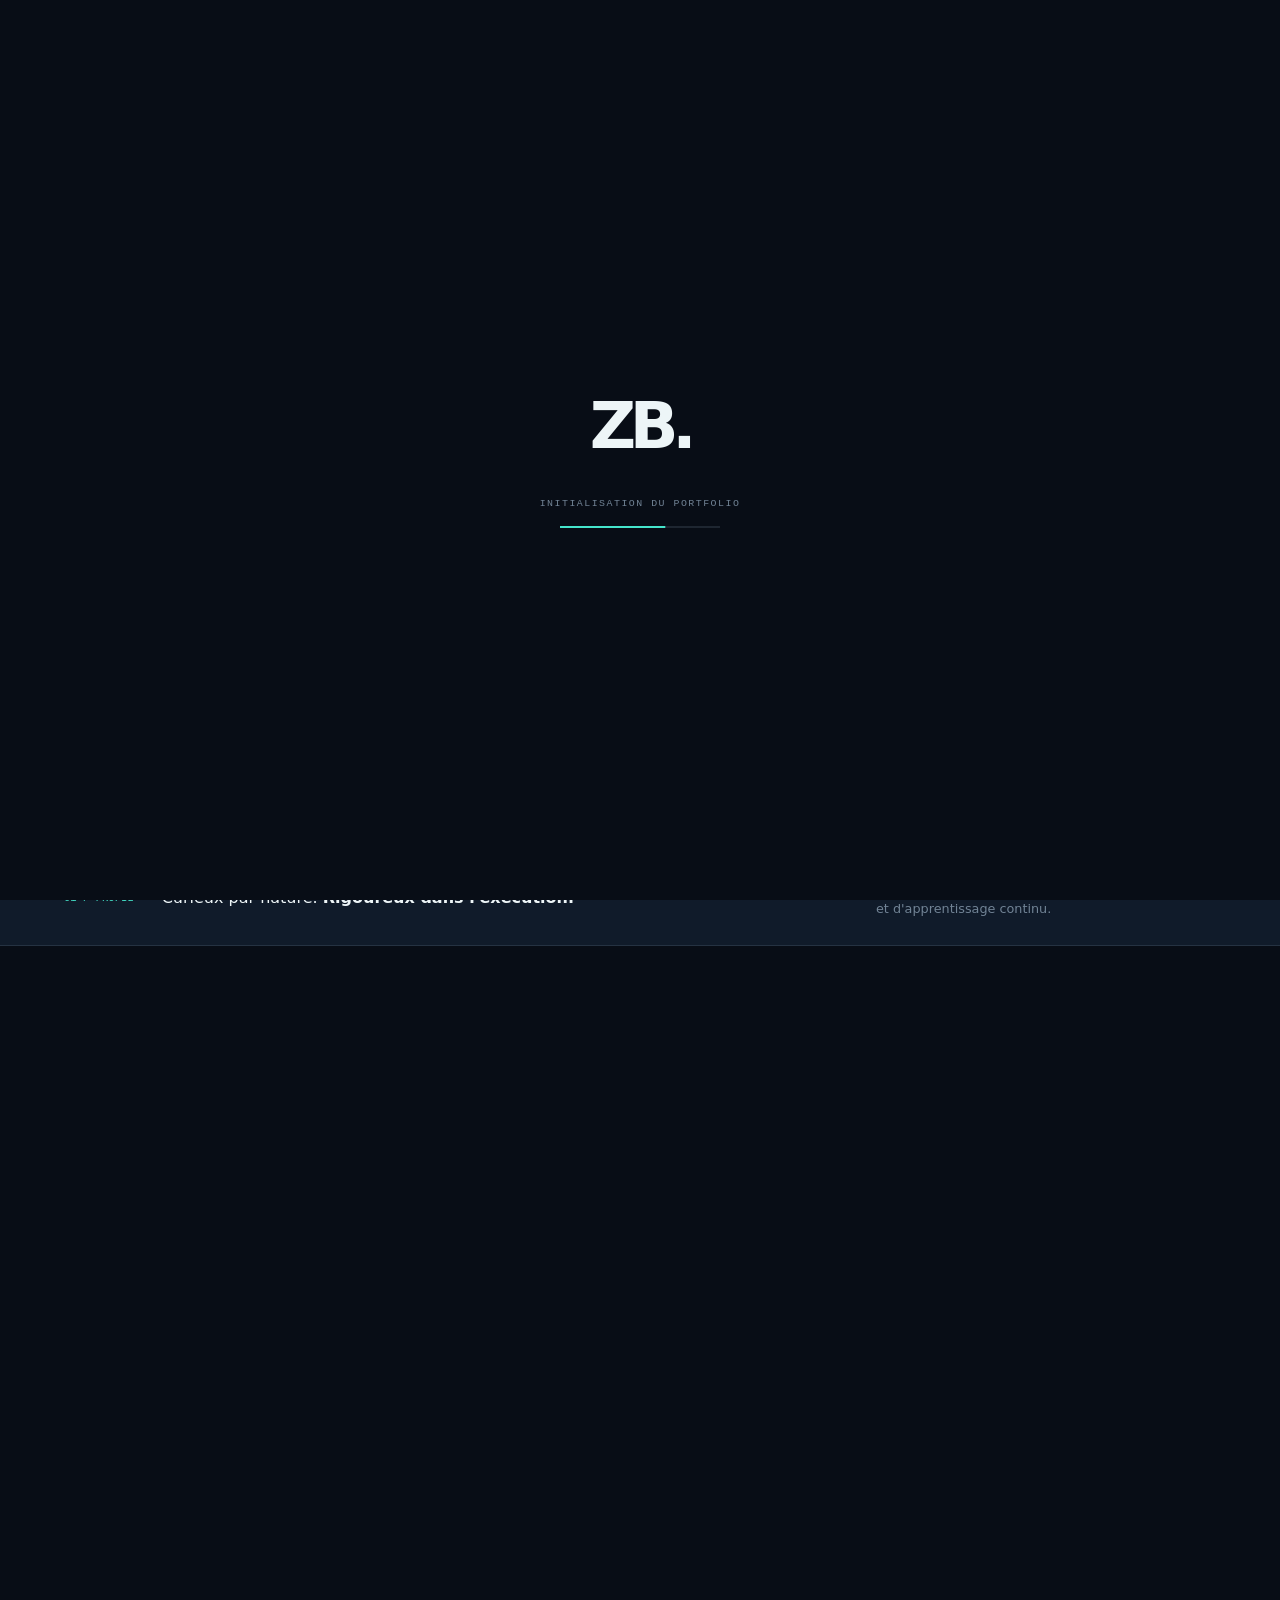
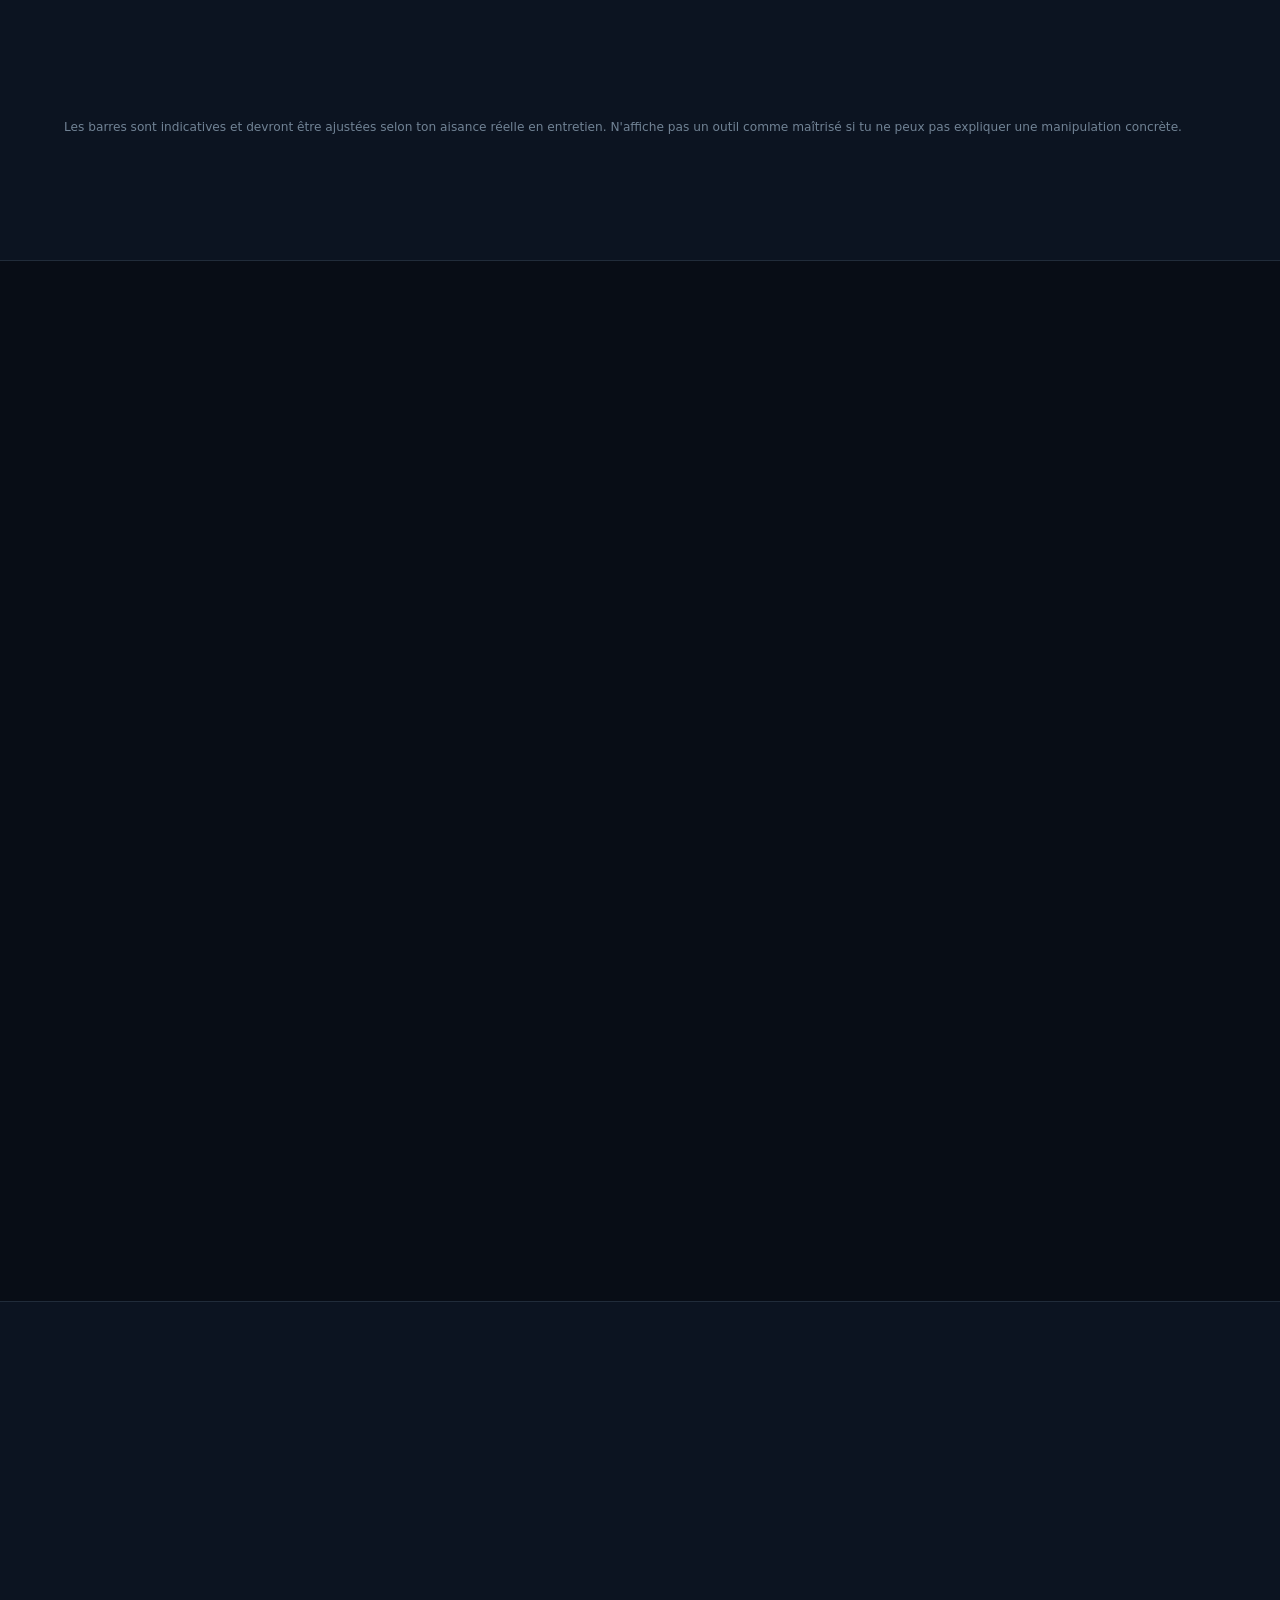
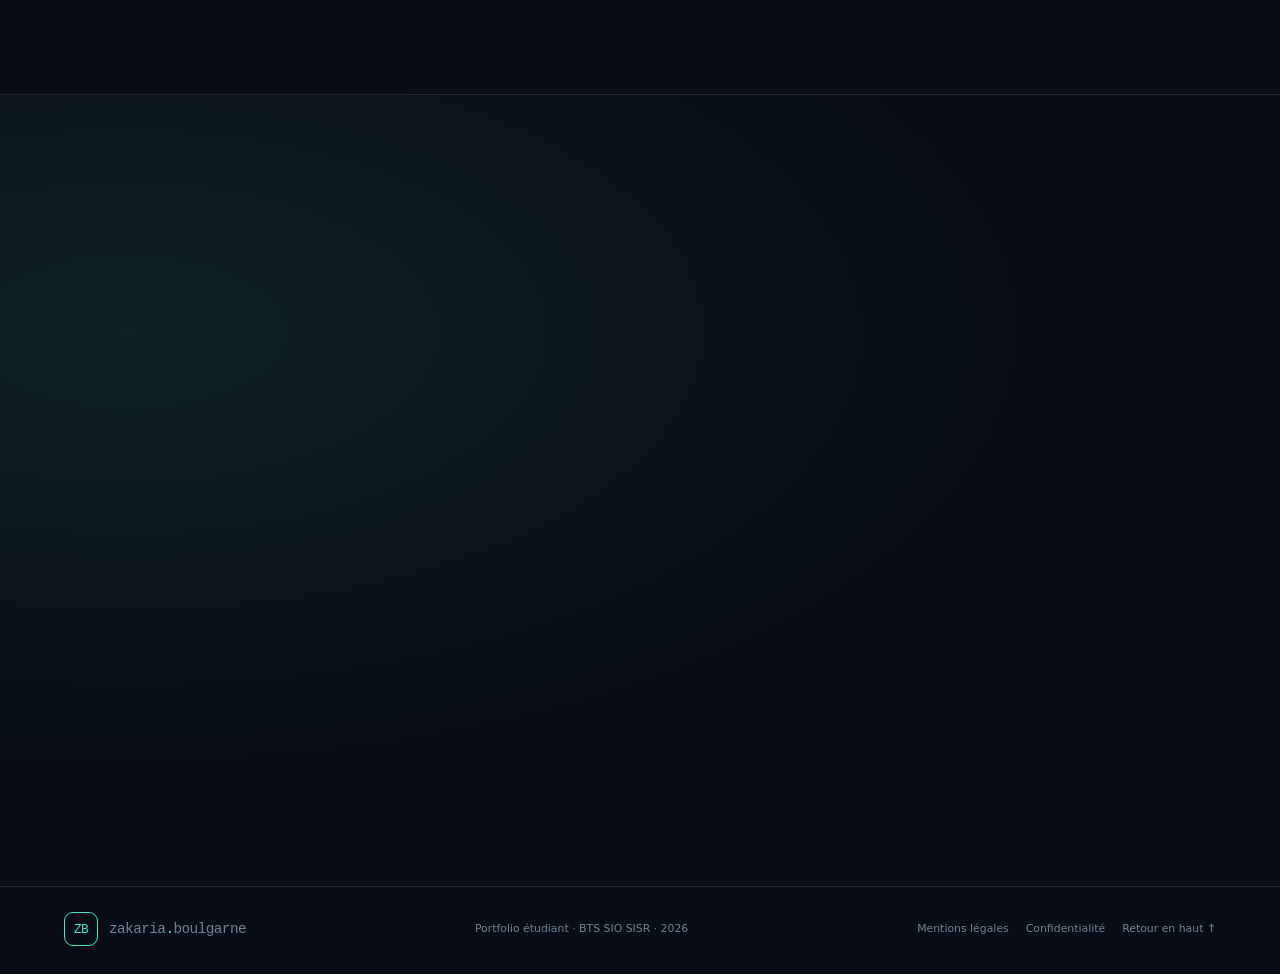
<file: index.html>
<!DOCTYPE html>
<html lang="fr">
<head>
  <meta charset="UTF-8">
  <meta name="viewport" content="width=device-width, initial-scale=1">
  <meta http-equiv="refresh" content="0; url=portfolio-refonte/index.html">
  <title>Zakaria Boulgarne — Portfolio</title>
</head>
<body>
  <p>Redirection vers mon portfolio...</p>
  <a href="portfolio-refonte/index.html">Accéder au portfolio</a>
</body>
</html>
</file>
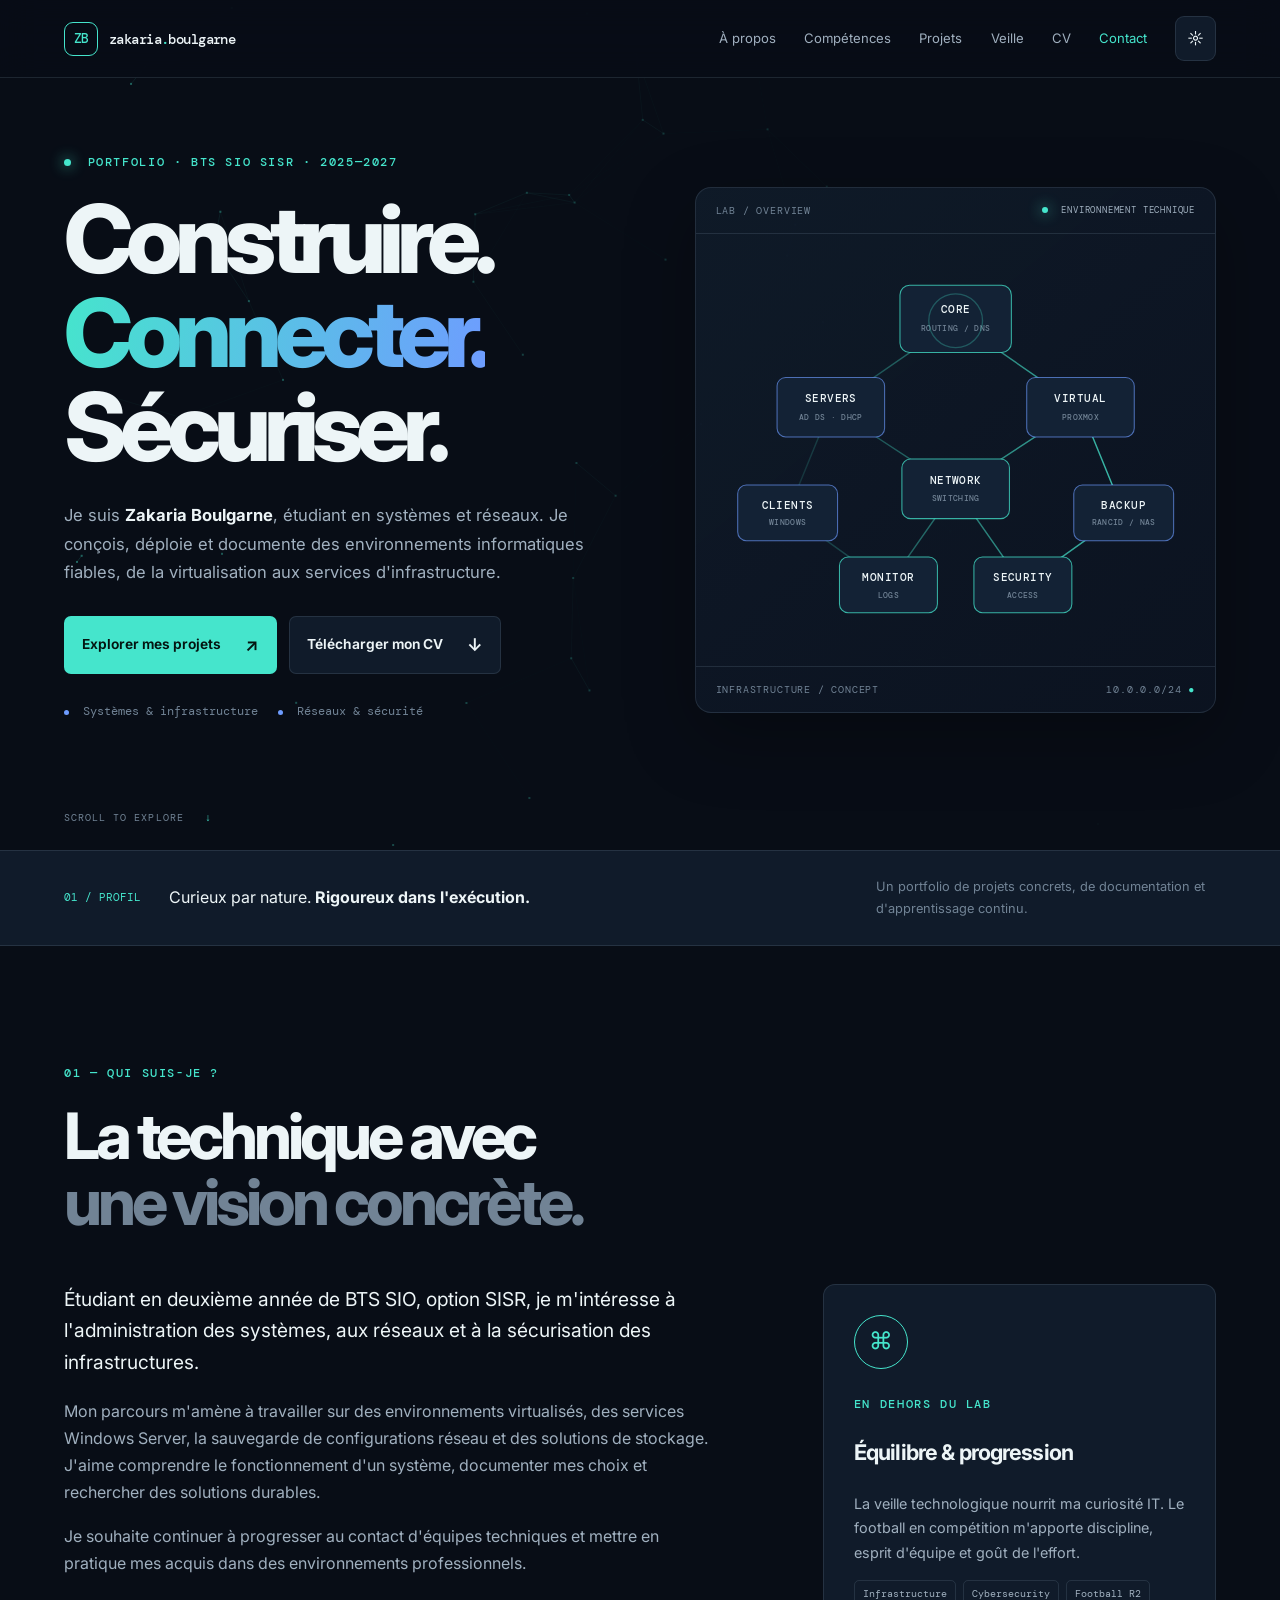
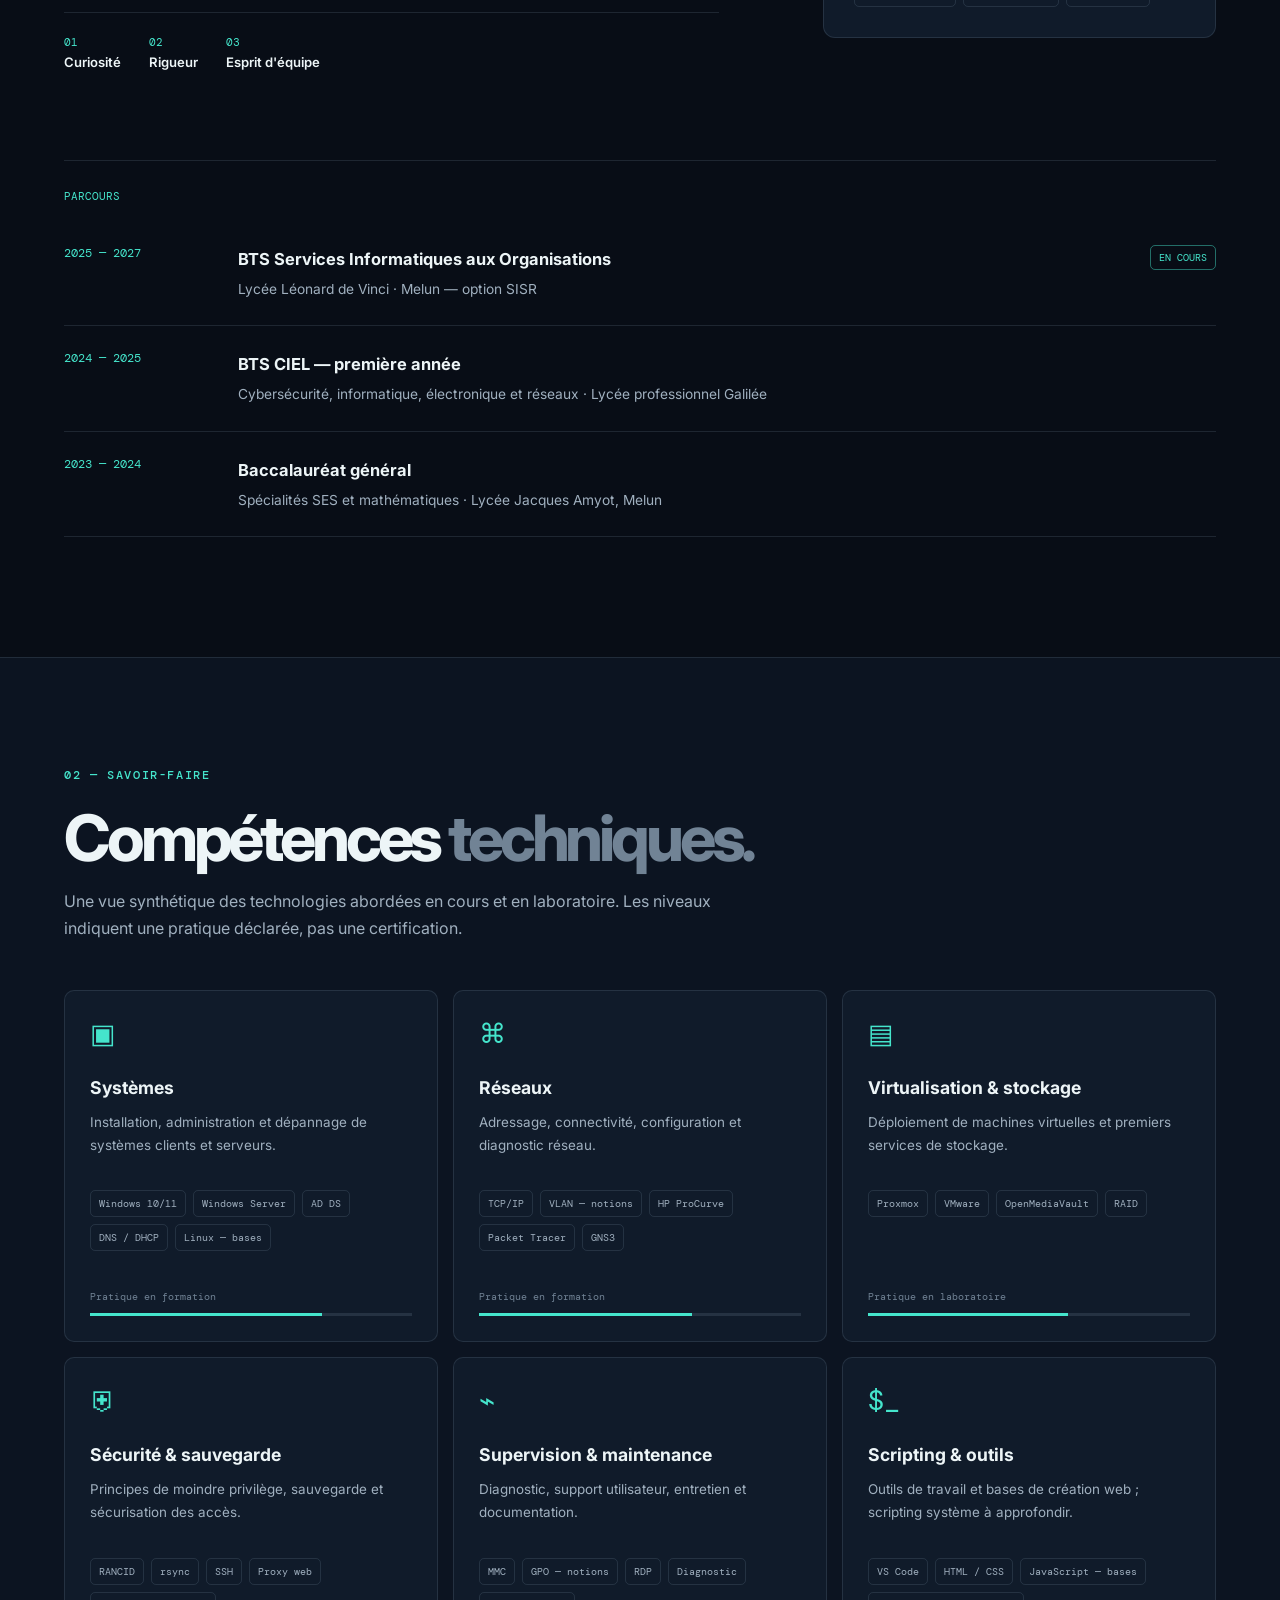
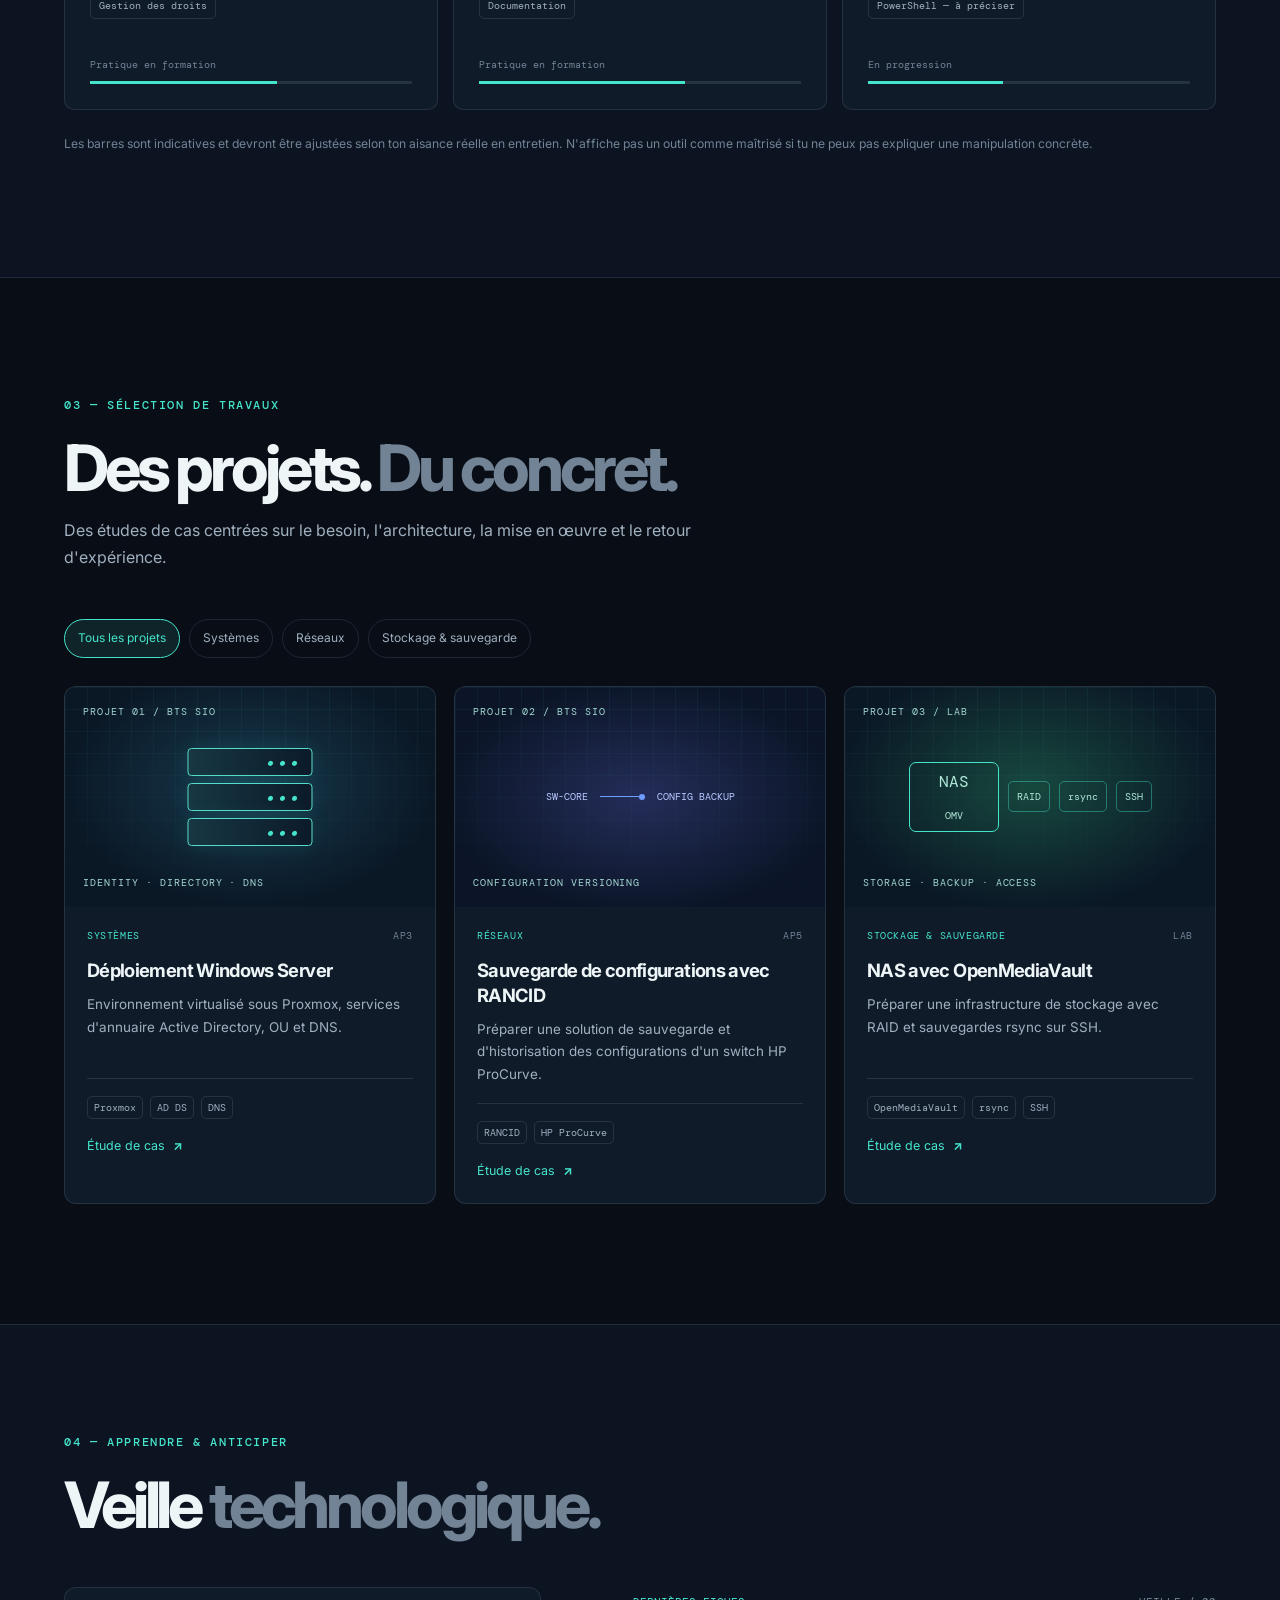
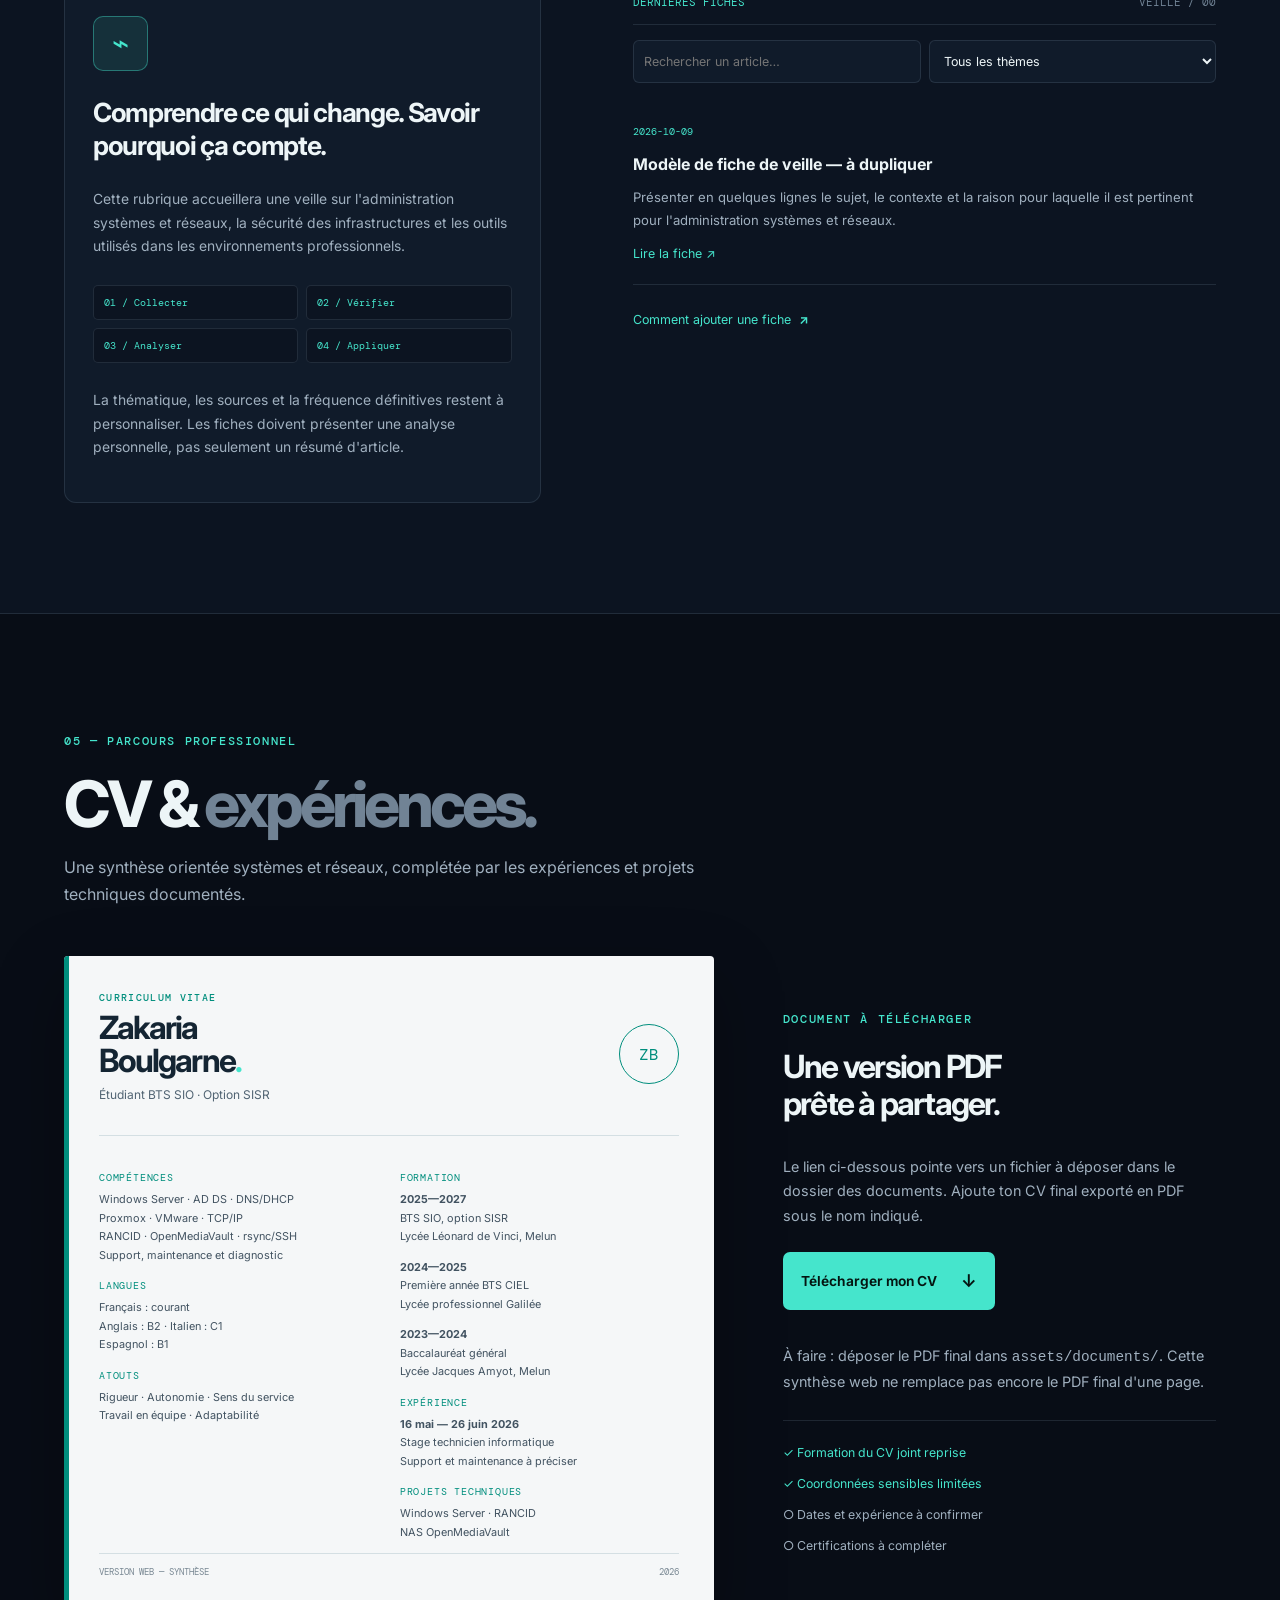
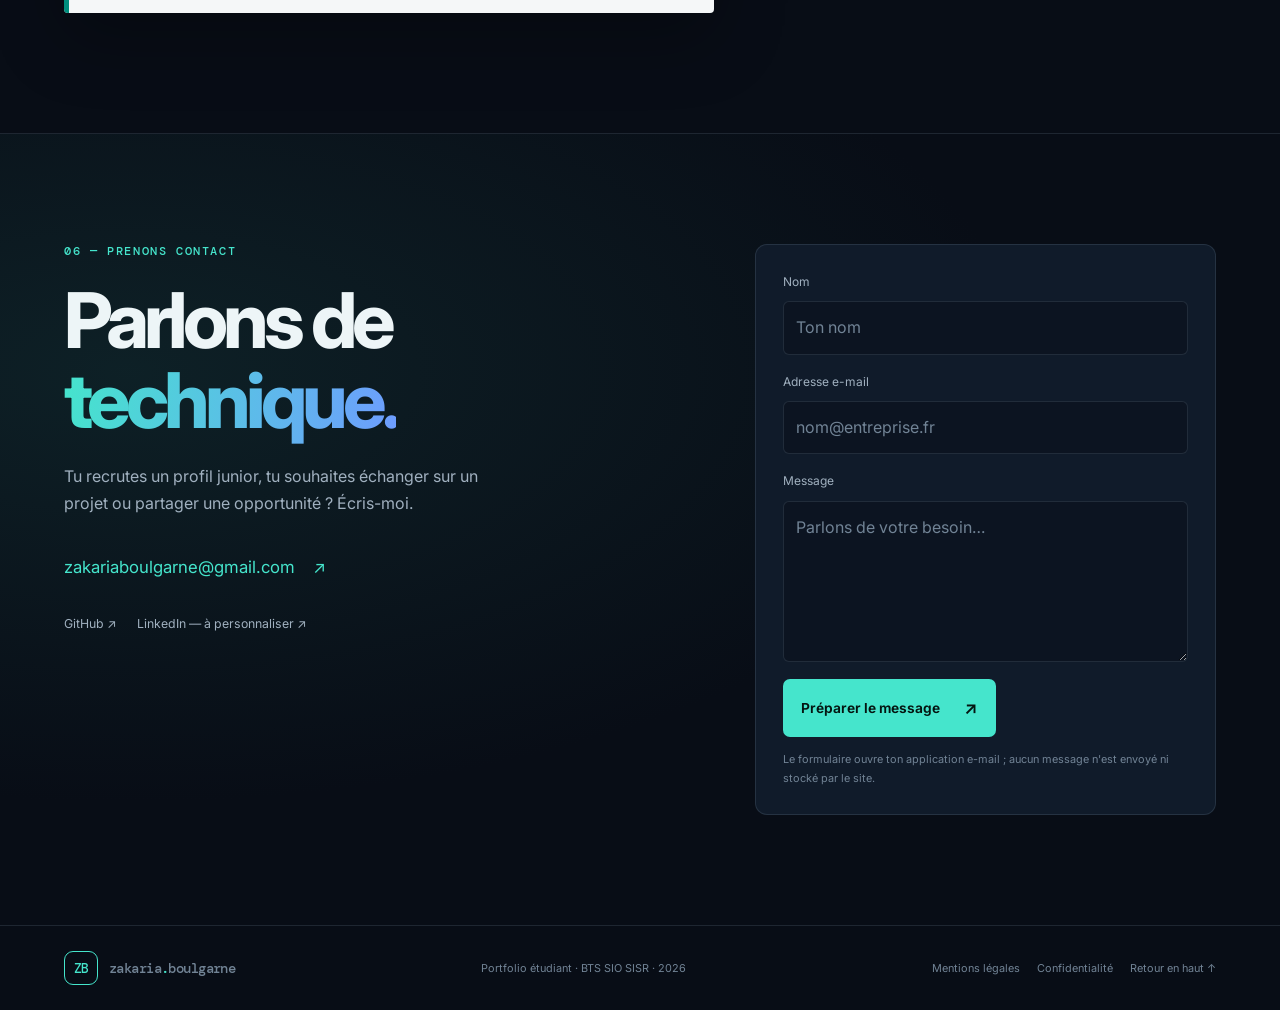
<file: portfolio-refonte/index.html>
<!doctype html>
<html lang="fr" data-theme="dark">
<head>
  <meta charset="utf-8"><meta name="viewport" content="width=device-width, initial-scale=1">
  <meta name="description" content="Portfolio professionnel de Zakaria Boulgarne, étudiant en BTS SIO SISR : systèmes, réseaux, virtualisation et cybersécurité.">
  <meta name="author" content="Zakaria Boulgarne"><meta name="theme-color" content="#080d16">
  <meta property="og:title" content="Zakaria Boulgarne — Portfolio Systèmes & Réseaux"><meta property="og:description" content="Projets d'infrastructure, compétences systèmes et réseaux, veille technologique et CV."><meta property="og:type" content="website">
  <title>Zakaria Boulgarne — Systèmes & Réseaux</title><link rel="icon" href="assets/favicon.svg" type="image/svg+xml"><link rel="stylesheet" href="css/styles.css">
  <link rel="preconnect" href="https://fonts.googleapis.com"><link rel="preconnect" href="https://fonts.gstatic.com" crossorigin><link href="https://fonts.googleapis.com/css2?family=DM+Mono:wght@400;500&family=Inter:wght@400;500;600;700;800&display=swap" rel="stylesheet">
</head>
<body>
<div class="loader" id="loader" aria-hidden="true"><span class="loader-mark">ZB<span>.</span></span><span class="loader-caption">INITIALISATION DU PORTFOLIO</span><span class="loader-track"><i></i></span></div>
<a class="skip-link" href="#accueil">Aller au contenu</a>
<header class="site-header"><a class="brand" href="#accueil" aria-label="Accueil Zakaria Boulgarne"><span class="brand-icon">ZB</span><span>zakaria<span class="accent">.</span>boulgarne</span></a>
<button class="menu-toggle" id="menuToggle" aria-expanded="false" aria-controls="mainNav">Menu <span>☰</span></button>
<nav id="mainNav" aria-label="Navigation principale"><a href="#apropos">À propos</a><a href="#competences">Compétences</a><a href="#projets">Projets</a><a href="#veille">Veille</a><a href="#cv">CV</a><a href="#contact">Contact</a><button id="themeToggle" class="theme-toggle" aria-label="Changer le thème">☼</button></nav></header>
<main id="accueil">
<section class="hero section-shell"><canvas id="networkCanvas" aria-hidden="true"></canvas><div class="hero-copy reveal"><p class="eyebrow"><span class="status-dot"></span> PORTFOLIO · BTS SIO SISR · 2025—2027</p><h1>Construire.<br><span class="gradient-text">Connecter.</span><br>Sécuriser.</h1><p class="hero-lede">Je suis <strong>Zakaria Boulgarne</strong>, étudiant en systèmes et réseaux. Je conçois, déploie et documente des environnements informatiques fiables, de la virtualisation aux services d'infrastructure.</p><div class="hero-actions"><a class="button button-primary" href="#projets">Explorer mes projets <span>↗</span></a><a class="button button-ghost" href="assets/documents/cv-zakaria-boulgarne.pdf" download>Télécharger mon CV <span>↓</span></a></div><div class="hero-meta"><span><i></i> Systèmes & infrastructure</span><span><i></i> Réseaux & sécurité</span></div></div><div class="hero-visual reveal"><div class="visual-top"><span>LAB / OVERVIEW</span><span class="live"><i></i> ENVIRONNEMENT TECHNIQUE</span></div><div class="topology"><svg viewBox="0 0 520 430" role="img" aria-label="Illustration d'une topologie réseau abstraite"><defs><linearGradient id="lineGrad"><stop stop-color="#45e5cc" stop-opacity=".12"/><stop offset="1" stop-color="#45e5cc" stop-opacity=".8"/></linearGradient></defs><g class="topo-lines" stroke="url(#lineGrad)" stroke-width="1.5" fill="none"><path d="M260 80 L130 170 L85 280 M260 80 L390 170 L435 280 M130 170 L260 255 L390 170 M260 255 L190 355 M260 255 L330 355 M85 280 L190 355 M435 280 L330 355"/><path d="M260 80 L260 255" stroke-dasharray="4 7"/></g><g class="topo-node"><rect x="202" y="43" width="116" height="70" rx="10"/><text x="260" y="72" text-anchor="middle">CORE</text><text class="tiny" x="260" y="91" text-anchor="middle">ROUTING / DNS</text></g><g class="topo-node secondary"><rect x="74" y="139" width="112" height="62" rx="9"/><text x="130" y="165" text-anchor="middle">SERVERS</text><text class="tiny" x="130" y="183" text-anchor="middle">AD DS · DHCP</text></g><g class="topo-node secondary"><rect x="334" y="139" width="112" height="62" rx="9"/><text x="390" y="165" text-anchor="middle">VIRTUAL</text><text class="tiny" x="390" y="183" text-anchor="middle">PROXMOX</text></g><g class="topo-node"><rect x="204" y="224" width="112" height="62" rx="9"/><text x="260" y="250" text-anchor="middle">NETWORK</text><text class="tiny" x="260" y="268" text-anchor="middle">SWITCHING</text></g><g class="topo-node secondary"><rect x="33" y="251" width="104" height="58" rx="9"/><text x="85" y="276" text-anchor="middle">CLIENTS</text><text class="tiny" x="85" y="293" text-anchor="middle">WINDOWS</text></g><g class="topo-node secondary"><rect x="383" y="251" width="104" height="58" rx="9"/><text x="435" y="276" text-anchor="middle">BACKUP</text><text class="tiny" x="435" y="293" text-anchor="middle">RANCID / NAS</text></g><g class="topo-node"><rect x="139" y="326" width="102" height="58" rx="9"/><text x="190" y="351" text-anchor="middle">MONITOR</text><text class="tiny" x="190" y="369" text-anchor="middle">LOGS</text></g><g class="topo-node"><rect x="279" y="326" width="102" height="58" rx="9"/><text x="330" y="351" text-anchor="middle">SECURITY</text><text class="tiny" x="330" y="369" text-anchor="middle">ACCESS</text></g><circle class="pulse" cx="260" cy="80" r="28"/></svg></div><div class="visual-bottom"><span>INFRASTRUCTURE / CONCEPT</span><span class="mono">10.0.0.0/24 <b>●</b></span></div></div><a class="scroll-cue" href="#apropos" aria-label="Défiler vers la suite">SCROLL TO EXPLORE <span>↓</span></a></section>
<section class="intro-strip"><div><span class="strip-index">01 / PROFIL</span><p>Curieux par nature. <strong>Rigoureux dans l'exécution.</strong></p></div><p class="strip-note">Un portfolio de projets concrets, de documentation et d'apprentissage continu.</p></section>
<section id="apropos" class="content-section section-shell"><div class="section-heading reveal"><p class="eyebrow">01 — QUI SUIS-JE ?</p><h2>La technique avec<br><span class="muted-heading">une vision concrète.</span></h2></div><div class="about-grid"><div class="about-text reveal"><p class="lead">Étudiant en deuxième année de BTS SIO, option SISR, je m'intéresse à l'administration des systèmes, aux réseaux et à la sécurisation des infrastructures.</p><p>Mon parcours m'amène à travailler sur des environnements virtualisés, des services Windows Server, la sauvegarde de configurations réseau et des solutions de stockage. J'aime comprendre le fonctionnement d'un système, documenter mes choix et rechercher des solutions durables.</p><p>Je souhaite continuer à progresser au contact d'équipes techniques et mettre en pratique mes acquis dans des environnements professionnels.</p><div class="values-row"><span>01 <b>Curiosité</b></span><span>02 <b>Rigueur</b></span><span>03 <b>Esprit d'équipe</b></span></div></div><aside class="about-card reveal"><div class="card-orbit">⌘</div><p class="eyebrow">EN DEHORS DU LAB</p><h3>Équilibre & progression</h3><p>La veille technologique nourrit ma curiosité IT. Le football en compétition m'apporte discipline, esprit d'équipe et goût de l'effort.</p><div class="mini-tags"><span>Infrastructure</span><span>Cybersecurity</span><span>Football R2</span></div></aside></div><div class="journey reveal"><div class="journey-label">PARCOURS</div><div class="journey-item"><span class="journey-date">2025 — 2027</span><div><h3>BTS Services Informatiques aux Organisations</h3><p>Lycée Léonard de Vinci · Melun — option SISR</p></div><span class="journey-tag">EN COURS</span></div><div class="journey-item"><span class="journey-date">2024 — 2025</span><div><h3>BTS CIEL — première année</h3><p>Cybersécurité, informatique, électronique et réseaux · Lycée professionnel Galilée</p></div></div><div class="journey-item"><span class="journey-date">2023 — 2024</span><div><h3>Baccalauréat général</h3><p>Spécialités SES et mathématiques · Lycée Jacques Amyot, Melun</p></div></div></div></section>
<section id="competences" class="content-section alt-section"><div class="section-shell"><div class="section-heading reveal"><p class="eyebrow">02 — SAVOIR-FAIRE</p><h2>Compétences <span class="muted-heading">techniques.</span></h2><p class="section-description">Une vue synthétique des technologies abordées en cours et en laboratoire. Les niveaux indiquent une pratique déclarée, pas une certification.</p></div><div class="skills-grid"><article class="skill-panel reveal"><div class="skill-icon">▣</div><h3>Systèmes</h3><p>Installation, administration et dépannage de systèmes clients et serveurs.</p><div class="skill-tags"><span>Windows 10/11</span><span>Windows Server</span><span>AD DS</span><span>DNS / DHCP</span><span>Linux — bases</span></div><div class="skill-meter"><span>Pratique en formation</span><i style="--level:72%"></i></div></article><article class="skill-panel reveal"><div class="skill-icon">⌘</div><h3>Réseaux</h3><p>Adressage, connectivité, configuration et diagnostic réseau.</p><div class="skill-tags"><span>TCP/IP</span><span>VLAN — notions</span><span>HP ProCurve</span><span>Packet Tracer</span><span>GNS3</span></div><div class="skill-meter"><span>Pratique en formation</span><i style="--level:66%"></i></div></article><article class="skill-panel reveal"><div class="skill-icon">▤</div><h3>Virtualisation & stockage</h3><p>Déploiement de machines virtuelles et premiers services de stockage.</p><div class="skill-tags"><span>Proxmox</span><span>VMware</span><span>OpenMediaVault</span><span>RAID</span></div><div class="skill-meter"><span>Pratique en laboratoire</span><i style="--level:62%"></i></div></article><article class="skill-panel reveal"><div class="skill-icon">⛨</div><h3>Sécurité & sauvegarde</h3><p>Principes de moindre privilège, sauvegarde et sécurisation des accès.</p><div class="skill-tags"><span>RANCID</span><span>rsync</span><span>SSH</span><span>Proxy web</span><span>Gestion des droits</span></div><div class="skill-meter"><span>Pratique en formation</span><i style="--level:58%"></i></div></article><article class="skill-panel reveal"><div class="skill-icon">⌁</div><h3>Supervision & maintenance</h3><p>Diagnostic, support utilisateur, entretien et documentation.</p><div class="skill-tags"><span>MMC</span><span>GPO — notions</span><span>RDP</span><span>Diagnostic</span><span>Documentation</span></div><div class="skill-meter"><span>Pratique en formation</span><i style="--level:64%"></i></div></article><article class="skill-panel reveal"><div class="skill-icon">$_</div><h3>Scripting & outils</h3><p>Outils de travail et bases de création web ; scripting système à approfondir.</p><div class="skill-tags"><span>VS Code</span><span>HTML / CSS</span><span>JavaScript — bases</span><span>PowerShell — à préciser</span></div><div class="skill-meter"><span>En progression</span><i style="--level:42%"></i></div></article></div><p class="small-note">Les barres sont indicatives et devront être ajustées selon ton aisance réelle en entretien. N'affiche pas un outil comme maîtrisé si tu ne peux pas expliquer une manipulation concrète.</p></div></section>
<section id="projets" class="content-section section-shell"><div class="section-heading reveal"><p class="eyebrow">03 — SÉLECTION DE TRAVAUX</p><h2>Des projets. <span class="muted-heading">Du concret.</span></h2><p class="section-description">Des études de cas centrées sur le besoin, l'architecture, la mise en œuvre et le retour d'expérience.</p></div><div class="filter-row reveal" role="group" aria-label="Filtrer les projets"><button class="filter-chip active" data-filter="all">Tous les projets</button><button class="filter-chip" data-filter="systemes">Systèmes</button><button class="filter-chip" data-filter="reseaux">Réseaux</button><button class="filter-chip" data-filter="stockage">Stockage & sauvegarde</button></div><div class="projects-grid"><article class="project-card reveal" data-category="systemes"><a class="project-image project-image-server" href="projets/ap3-windows-server.html" aria-label="Voir le projet Windows Server"><span class="project-number">PROJET 01 / BTS SIO</span><div class="server-stack"><i></i><i></i><i></i></div><span class="image-caption">IDENTITY · DIRECTORY · DNS</span></a><div class="project-body"><div class="project-meta"><span>SYSTÈMES</span><span>AP3</span></div><h3>Déploiement Windows Server</h3><p>Environnement virtualisé sous Proxmox, services d'annuaire Active Directory, OU et DNS.</p><div class="project-footer"><div class="tech-mini"><span>Proxmox</span><span>AD DS</span><span>DNS</span></div><a href="projets/ap3-windows-server.html" class="text-link">Étude de cas <b>↗</b></a></div></div></article><article class="project-card reveal" data-category="reseaux"><a class="project-image project-image-network" href="projets/ap5-rancid.html" aria-label="Voir le projet RANCID"><span class="project-number">PROJET 02 / BTS SIO</span><div class="network-graphic"><span>SW-CORE</span><i></i><span>CONFIG BACKUP</span></div><span class="image-caption">CONFIGURATION VERSIONING</span></a><div class="project-body"><div class="project-meta"><span>RÉSEAUX</span><span>AP5</span></div><h3>Sauvegarde de configurations avec RANCID</h3><p>Préparer une solution de sauvegarde et d'historisation des configurations d'un switch HP ProCurve.</p><div class="project-footer"><div class="tech-mini"><span>RANCID</span><span>HP ProCurve</span></div><a href="projets/ap5-rancid.html" class="text-link">Étude de cas <b>↗</b></a></div></div></article><article class="project-card reveal" data-category="stockage"><a class="project-image project-image-nas" href="projets/openmediavault-nas.html" aria-label="Voir le projet OpenMediaVault"><span class="project-number">PROJET 03 / LAB</span><div class="nas-graphic"><div>NAS<span>OMV</span></div><i>RAID</i><i>rsync</i><i>SSH</i></div><span class="image-caption">STORAGE · BACKUP · ACCESS</span></a><div class="project-body"><div class="project-meta"><span>STOCKAGE & SAUVEGARDE</span><span>LAB</span></div><h3>NAS avec OpenMediaVault</h3><p>Préparer une infrastructure de stockage avec RAID et sauvegardes rsync sur SSH.</p><div class="project-footer"><div class="tech-mini"><span>OpenMediaVault</span><span>rsync</span><span>SSH</span></div><a href="projets/openmediavault-nas.html" class="text-link">Étude de cas <b>↗</b></a></div></div></article></div></section>
<section id="veille" class="content-section alt-section"><div class="section-shell"><div class="section-heading reveal"><p class="eyebrow">04 — APPRENDRE & ANTICIPER</p><h2>Veille <span class="muted-heading">technologique.</span></h2></div><div class="watch-grid"><div class="watch-intro reveal"><span class="watch-symbol">⌁</span><h3>Comprendre ce qui change. Savoir pourquoi ça compte.</h3><p>Cette rubrique accueillera une veille sur l'administration systèmes et réseaux, la sécurité des infrastructures et les outils utilisés dans les environnements professionnels.</p><div class="watch-method"><span>01 / Collecter</span><span>02 / Vérifier</span><span>03 / Analyser</span><span>04 / Appliquer</span></div><p class="small-note">La thématique, les sources et la fréquence définitives restent à personnaliser. Les fiches doivent présenter une analyse personnelle, pas seulement un résumé d'article.</p></div><div class="watch-list reveal"><div class="watch-list-head"><span>DERNIÈRES FICHES</span><span class="mono">VEILLE / 00</span></div><div class="watch-tools"><input id="watchSearch" type="search" placeholder="Rechercher un article…" aria-label="Rechercher dans la veille"><select id="watchTag" aria-label="Filtrer par thème"><option value="all">Tous les thèmes</option></select></div><div id="watchEntries" class="watch-entries"><p class="empty-state">Les fiches apparaîtront ici après ajout dans le dossier <code>veille/</code>.</p></div><a class="text-link" href="veille/README.md">Comment ajouter une fiche <b>↗</b></a></div></div></div></section>
<section id="cv" class="content-section section-shell"><div class="section-heading reveal"><p class="eyebrow">05 — PARCOURS PROFESSIONNEL</p><h2>CV & <span class="muted-heading">expériences.</span></h2><p class="section-description">Une synthèse orientée systèmes et réseaux, complétée par les expériences et projets techniques documentés.</p></div><div class="cv-layout"><div class="cv-paper reveal"><div class="cv-paper-head"><div><p class="eyebrow">CURRICULUM VITAE</p><h3>Zakaria<br>Boulgarne<span class="accent">.</span></h3><p class="cv-role">Étudiant BTS SIO · Option SISR</p></div><div class="cv-monogram">ZB</div></div><div class="cv-paper-grid"><div><h4>COMPÉTENCES</h4><p>Windows Server · AD DS · DNS/DHCP<br>Proxmox · VMware · TCP/IP<br>RANCID · OpenMediaVault · rsync/SSH<br>Support, maintenance et diagnostic</p><h4>LANGUES</h4><p>Français : courant<br>Anglais : B2 · Italien : C1<br>Espagnol : B1</p><h4>ATOUTS</h4><p>Rigueur · Autonomie · Sens du service<br>Travail en équipe · Adaptabilité</p></div><div><h4>FORMATION</h4><p><b>2025—2027</b><br>BTS SIO, option SISR<br>Lycée Léonard de Vinci, Melun</p><p><b>2024—2025</b><br>Première année BTS CIEL<br>Lycée professionnel Galilée</p><p><b>2023—2024</b><br>Baccalauréat général<br>Lycée Jacques Amyot, Melun</p><h4>EXPÉRIENCE</h4><p><b>16 mai — 26 juin 2026</b><br>Stage technicien informatique<br>Support et maintenance à préciser</p><h4>PROJETS TECHNIQUES</h4><p>Windows Server · RANCID<br>NAS OpenMediaVault</p></div></div><div class="cv-paper-foot"><span>VERSION WEB — SYNTHÈSE</span><span>2026</span></div></div><div class="cv-aside reveal"><p class="eyebrow">DOCUMENT À TÉLÉCHARGER</p><h3>Une version PDF<br>prête à partager.</h3><p>Le lien ci-dessous pointe vers un fichier à déposer dans le dossier des documents. Ajoute ton CV final exporté en PDF sous le nom indiqué.</p><a class="button button-primary" href="assets/documents/cv-zakaria-boulgarne.pdf" download>Télécharger mon CV <span>↓</span></a><p class="small-note">À faire : déposer le PDF final dans <code>assets/documents/</code>. Cette synthèse web ne remplace pas encore le PDF final d'une page.</p><div class="cv-checklist"><span>✓ Formation du CV joint reprise</span><span>✓ Coordonnées sensibles limitées</span><span>○ Dates et expérience à confirmer</span><span>○ Certifications à compléter</span></div></div></div></section>
<section id="contact" class="contact-section"><div class="section-shell contact-grid"><div class="reveal"><p class="eyebrow">06 — PRENONS CONTACT</p><h2>Parlons de<br><span class="gradient-text">technique.</span></h2><p>Tu recrutes un profil junior, tu souhaites échanger sur un projet ou partager une opportunité ? Écris-moi.</p><a class="contact-email" href="mailto:zakariaboulgarne@gmail.com">zakariaboulgarne@gmail.com <span>↗</span></a><div class="social-links"><a href="https://github.com/Boulgarne" target="_blank" rel="noreferrer">GitHub ↗</a><a href="https://www.linkedin.com/" target="_blank" rel="noreferrer">LinkedIn — à personnaliser ↗</a></div></div><form class="contact-form reveal" id="contactForm"><label for="name">Nom</label><input id="name" name="name" autocomplete="name" required placeholder="Ton nom"><label for="email">Adresse e-mail</label><input id="email" name="email" type="email" autocomplete="email" required placeholder="nom@entreprise.fr"><label for="message">Message</label><textarea id="message" name="message" rows="5" required placeholder="Parlons de votre besoin…"></textarea><label class="honeypot" aria-hidden="true">Ne pas remplir<input name="website" tabindex="-1" autocomplete="off"></label><button class="button button-primary" type="submit">Préparer le message <span>↗</span></button><p class="form-note" id="formNote">Le formulaire ouvre ton application e-mail ; aucun message n'est envoyé ni stocké par le site.</p></form></div></section>
</main><footer class="site-footer"><a class="brand" href="#accueil"><span class="brand-icon">ZB</span><span>zakaria<span class="accent">.</span>boulgarne</span></a><p>Portfolio étudiant · BTS SIO SISR · <span id="year"></span></p><div><a href="pages/mentions-legales.html">Mentions légales</a><a href="pages/confidentialite.html">Confidentialité</a><a href="#accueil">Retour en haut ↑</a></div></footer>
<script src="js/main.js" defer></script><script src="js/veille.js" defer></script>
</body></html>
</file>
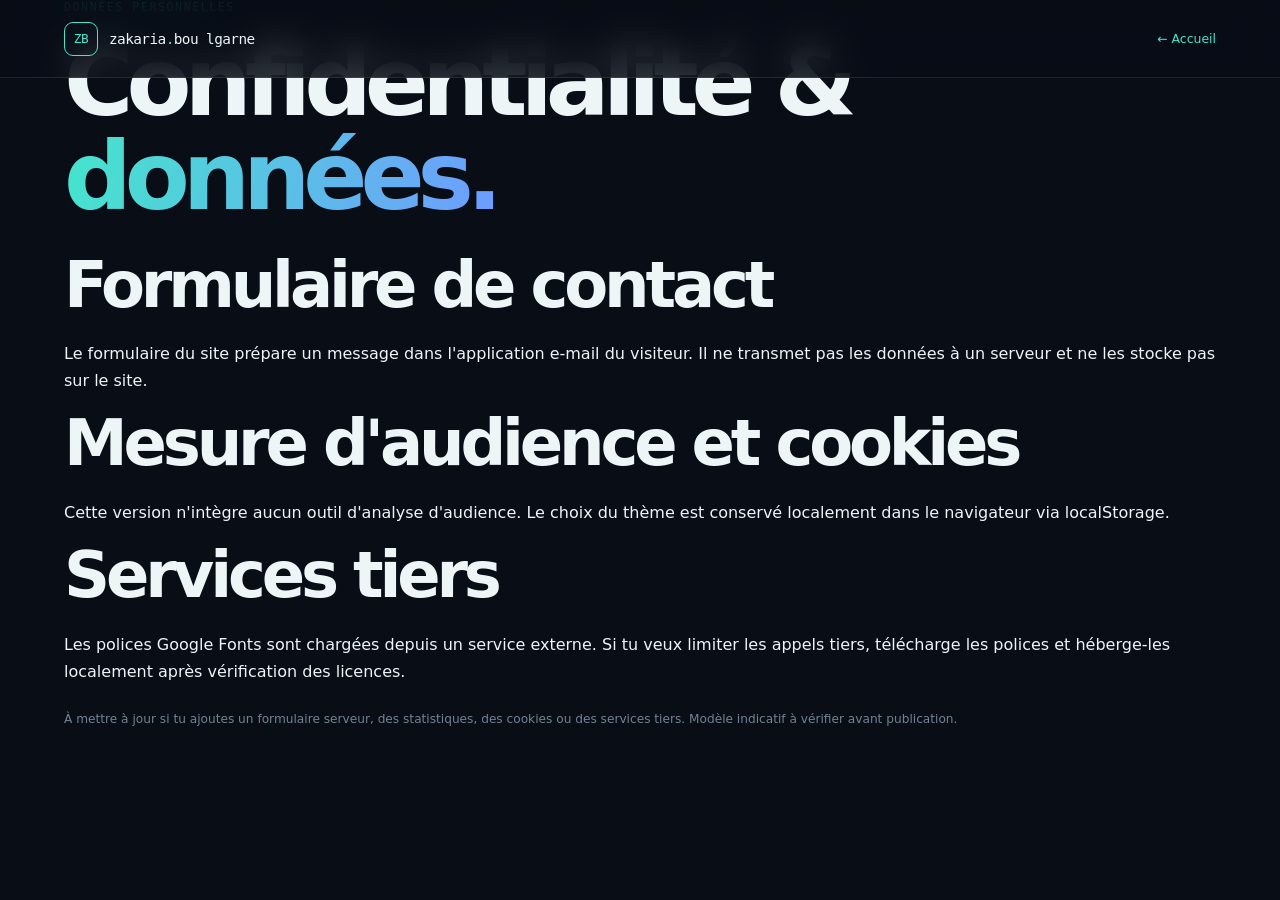
<file: portfolio-refonte/pages/confidentialite.html>
<!doctype html><html lang="fr" data-theme="dark"><head><meta charset="utf-8"><meta name="viewport" content="width=device-width,initial-scale=1"><title>Confidentialité — Zakaria Boulgarne</title><link rel="stylesheet" href="../css/styles.css"><link rel="icon" href="../assets/favicon.svg"></head><body><header class="site-header"><a class="brand" href="../index.html"><span class="brand-icon">ZB</span><span>zakaria<span class="accent">.</span>bou lgarne</span></a><a class="text-link" href="../index.html">← Accueil</a></header><main class="project-detail section-shell"><p class="eyebrow">DONNÉES PERSONNELLES</p><h1>Confidentialité & <span class="gradient-text">données.</span></h1><section class="detail-block"><h2>Formulaire de contact</h2><p>Le formulaire du site prépare un message dans l'application e-mail du visiteur. Il ne transmet pas les données à un serveur et ne les stocke pas sur le site.</p></section><section class="detail-block"><h2>Mesure d'audience et cookies</h2><p>Cette version n'intègre aucun outil d'analyse d'audience. Le choix du thème est conservé localement dans le navigateur via localStorage.</p></section><section class="detail-block"><h2>Services tiers</h2><p>Les polices Google Fonts sont chargées depuis un service externe. Si tu veux limiter les appels tiers, télécharge les polices et héberge-les localement après vérification des licences.</p></section><p class="small-note">À mettre à jour si tu ajoutes un formulaire serveur, des statistiques, des cookies ou des services tiers. Modèle indicatif à vérifier avant publication.</p></main></body></html>
</file>
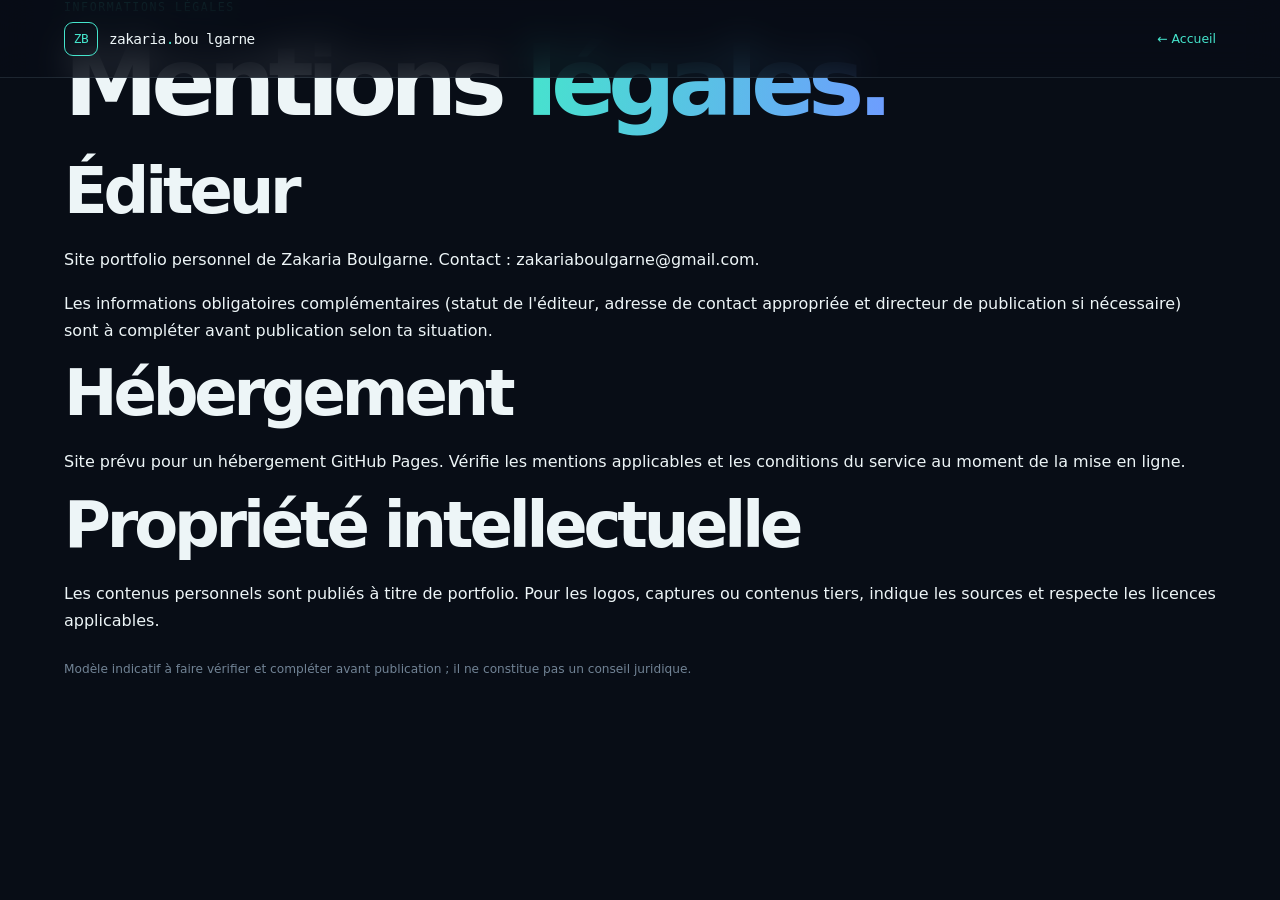
<file: portfolio-refonte/pages/mentions-legales.html>
<!doctype html><html lang="fr" data-theme="dark"><head><meta charset="utf-8"><meta name="viewport" content="width=device-width,initial-scale=1"><title>Mentions légales — Zakaria Boulgarne</title><link rel="stylesheet" href="../css/styles.css"><link rel="icon" href="../assets/favicon.svg"></head><body><header class="site-header"><a class="brand" href="../index.html"><span class="brand-icon">ZB</span><span>zakaria<span class="accent">.</span>bou lgarne</span></a><a class="text-link" href="../index.html">← Accueil</a></header><main class="project-detail section-shell"><p class="eyebrow">INFORMATIONS LÉGALES</p><h1>Mentions <span class="gradient-text">légales.</span></h1><section class="detail-block"><h2>Éditeur</h2><p>Site portfolio personnel de Zakaria Boulgarne. Contact : zakariaboulgarne@gmail.com.</p><p>Les informations obligatoires complémentaires (statut de l'éditeur, adresse de contact appropriée et directeur de publication si nécessaire) sont à compléter avant publication selon ta situation.</p></section><section class="detail-block"><h2>Hébergement</h2><p>Site prévu pour un hébergement GitHub Pages. Vérifie les mentions applicables et les conditions du service au moment de la mise en ligne.</p></section><section class="detail-block"><h2>Propriété intellectuelle</h2><p>Les contenus personnels sont publiés à titre de portfolio. Pour les logos, captures ou contenus tiers, indique les sources et respecte les licences applicables.</p></section><p class="small-note">Modèle indicatif à faire vérifier et compléter avant publication ; il ne constitue pas un conseil juridique.</p></main></body></html>
</file>
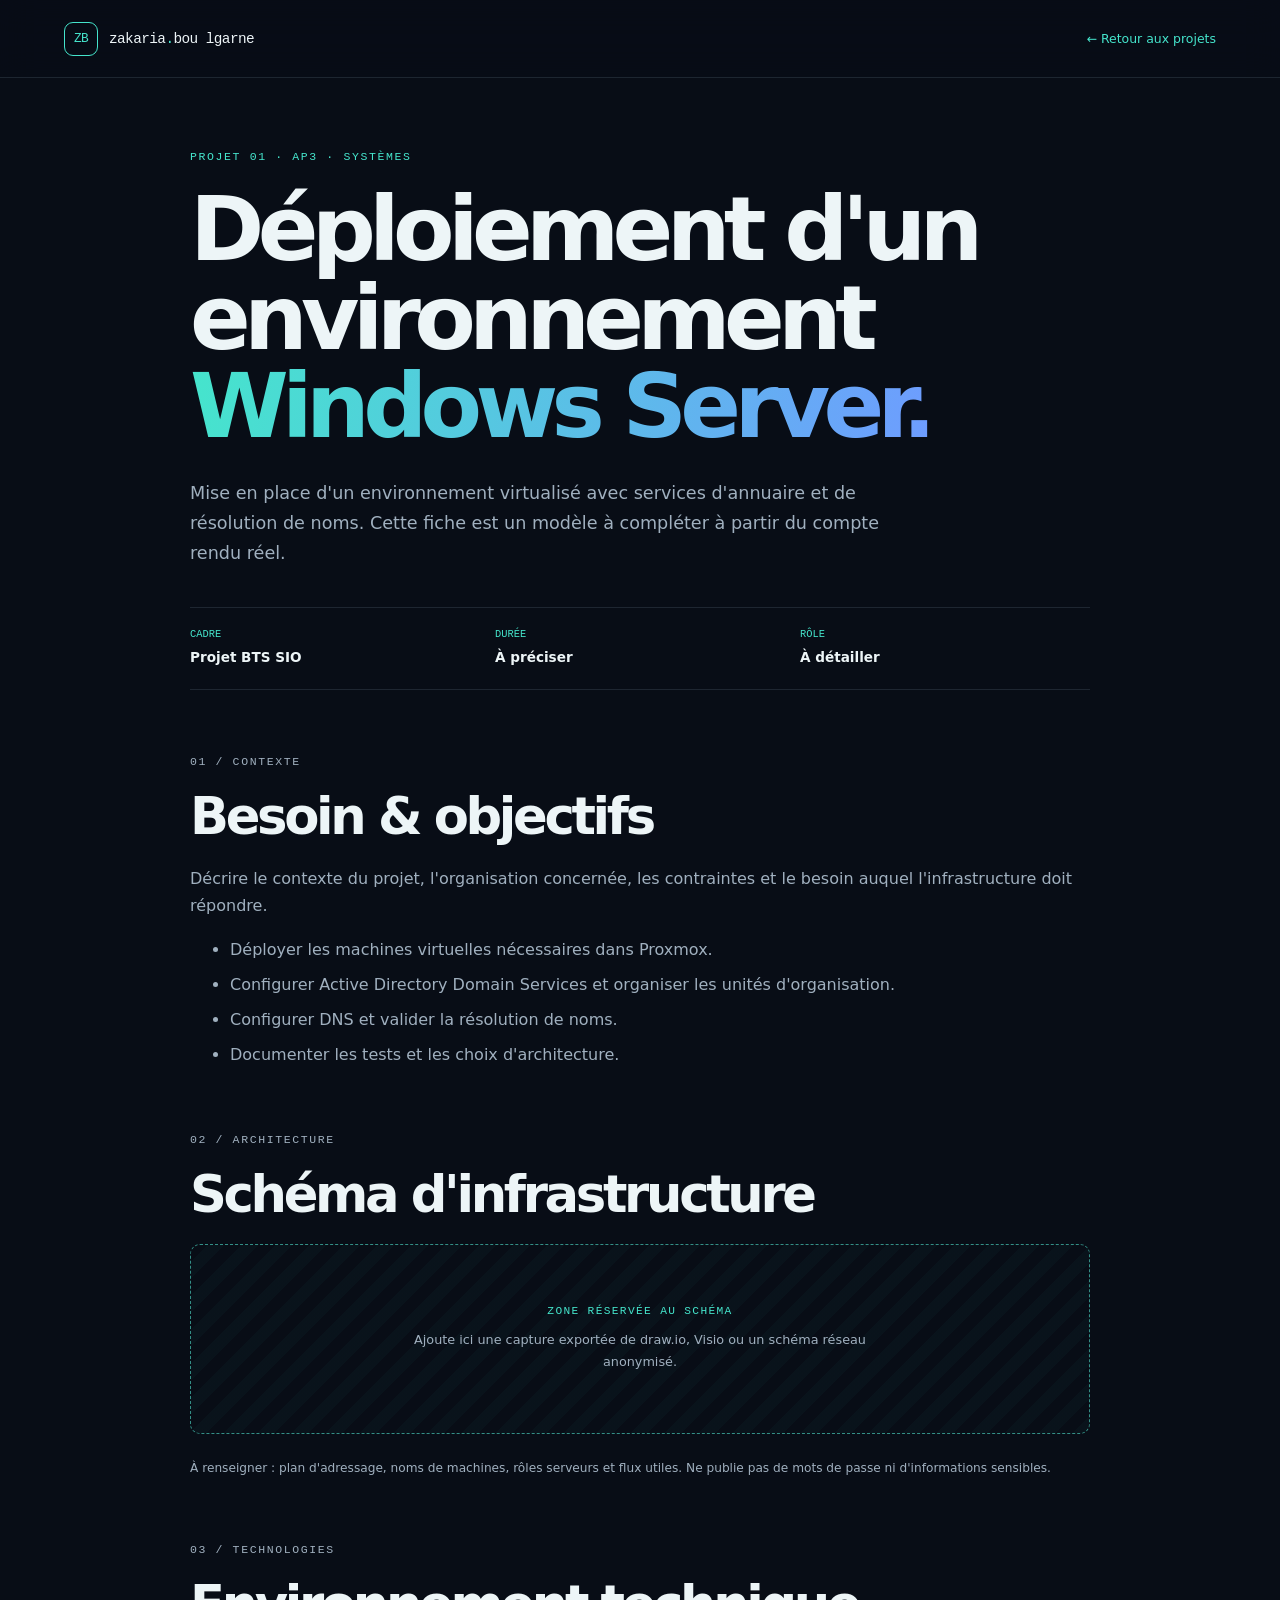
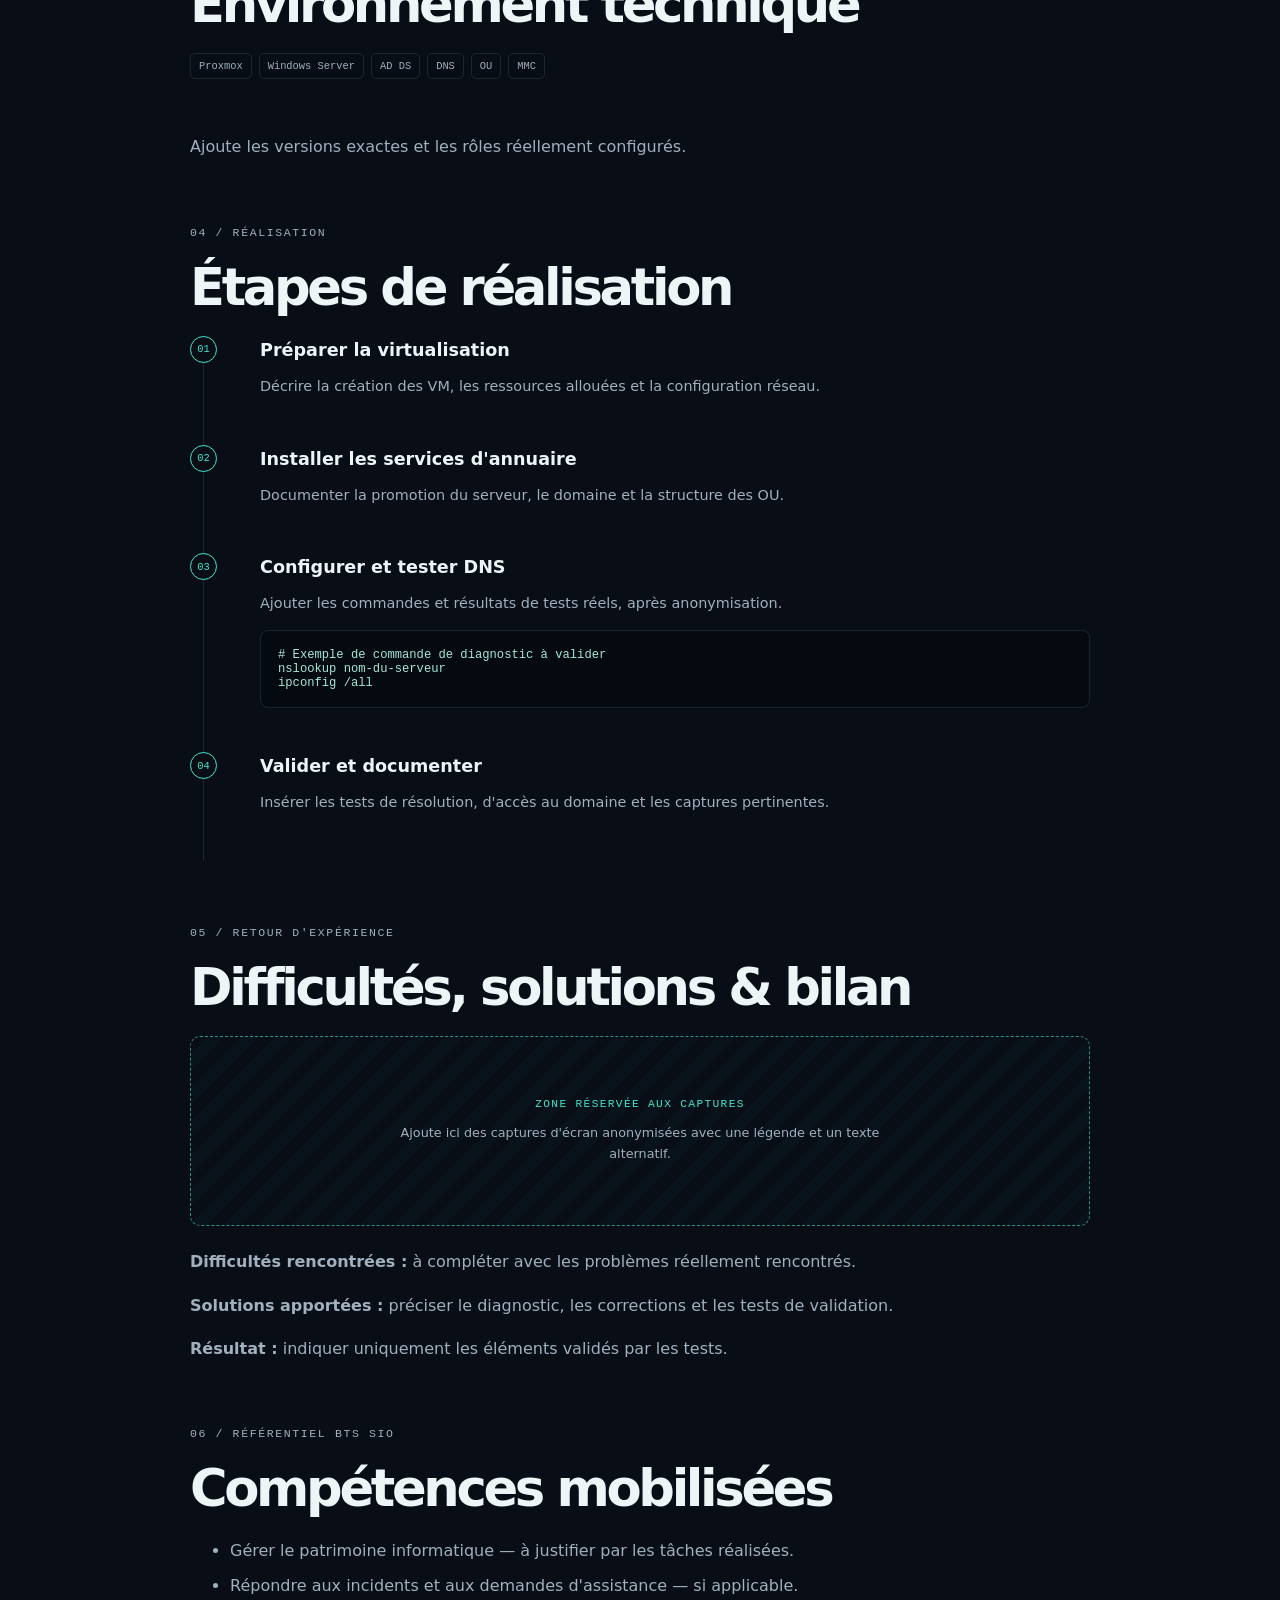
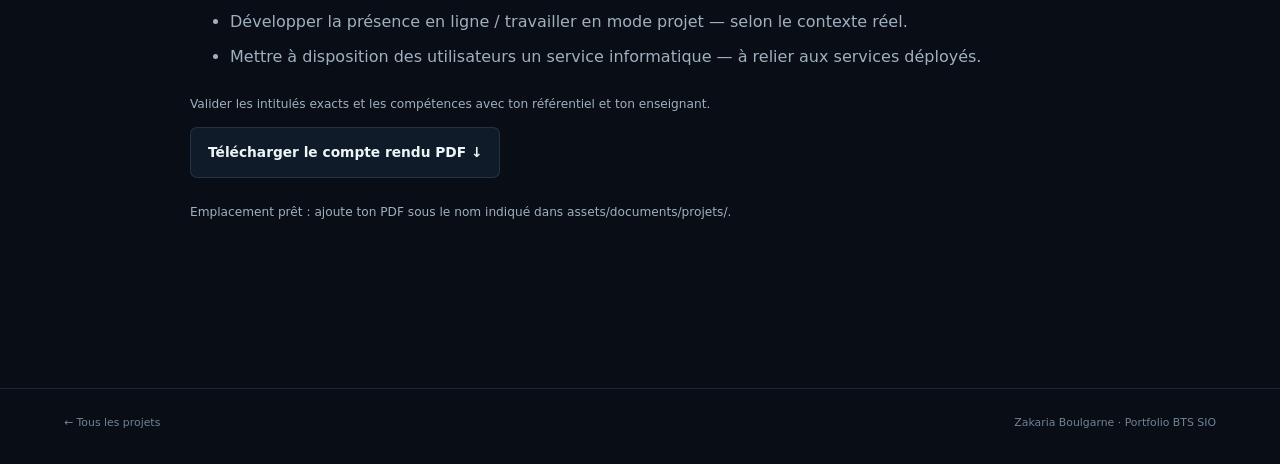
<file: portfolio-refonte/projets/ap3-windows-server.html>
<!doctype html><html lang="fr" data-theme="dark"><head><meta charset="utf-8"><meta name="viewport" content="width=device-width,initial-scale=1"><meta name="description" content="Fiche projet AP3 : environnement Windows Server, Proxmox, Active Directory et DNS."><title>AP3 — Windows Server | Zakaria Boulgarne</title><link rel="stylesheet" href="../css/styles.css"><link rel="stylesheet" href="../css/project.css"><link rel="icon" href="../assets/favicon.svg"></head><body><header class="site-header"><a class="brand" href="../index.html"><span class="brand-icon">ZB</span><span>zakaria<span class="accent">.</span>bou lgarne</span></a><a class="text-link" href="../index.html#projets">← Retour aux projets</a></header><main class="project-detail section-shell"><p class="eyebrow">PROJET 01 · AP3 · SYSTÈMES</p><h1>Déploiement d'un environnement <span class="gradient-text">Windows Server.</span></h1><p class="detail-lede">Mise en place d'un environnement virtualisé avec services d'annuaire et de résolution de noms. Cette fiche est un modèle à compléter à partir du compte rendu réel.</p><div class="detail-facts"><div><span>CADRE</span><b>Projet BTS SIO</b></div><div><span>DURÉE</span><b>À préciser</b></div><div><span>RÔLE</span><b>À détailler</b></div></div><section class="detail-block"><p class="eyebrow">01 / CONTEXTE</p><h2>Besoin & objectifs</h2><p>Décrire le contexte du projet, l'organisation concernée, les contraintes et le besoin auquel l'infrastructure doit répondre.</p><ul><li>Déployer les machines virtuelles nécessaires dans Proxmox.</li><li>Configurer Active Directory Domain Services et organiser les unités d'organisation.</li><li>Configurer DNS et valider la résolution de noms.</li><li>Documenter les tests et les choix d'architecture.</li></ul></section><section class="detail-block"><p class="eyebrow">02 / ARCHITECTURE</p><h2>Schéma d'infrastructure</h2><div class="placeholder"><span>ZONE RÉSERVÉE AU SCHÉMA</span><p>Ajoute ici une capture exportée de draw.io, Visio ou un schéma réseau anonymisé.</p></div><p class="small-note">À renseigner : plan d'adressage, noms de machines, rôles serveurs et flux utiles. Ne publie pas de mots de passe ni d'informations sensibles.</p></section><section class="detail-block"><p class="eyebrow">03 / TECHNOLOGIES</p><h2>Environnement technique</h2><div class="skill-tags"><span>Proxmox</span><span>Windows Server</span><span>AD DS</span><span>DNS</span><span>OU</span><span>MMC</span></div><p>Ajoute les versions exactes et les rôles réellement configurés.</p></section><section class="detail-block"><p class="eyebrow">04 / RÉALISATION</p><h2>Étapes de réalisation</h2><div class="steps"><article><span>01</span><div><h3>Préparer la virtualisation</h3><p>Décrire la création des VM, les ressources allouées et la configuration réseau.</p></div></article><article><span>02</span><div><h3>Installer les services d'annuaire</h3><p>Documenter la promotion du serveur, le domaine et la structure des OU.</p></div></article><article><span>03</span><div><h3>Configurer et tester DNS</h3><p>Ajouter les commandes et résultats de tests réels, après anonymisation.</p><pre><code># Exemple de commande de diagnostic à valider
nslookup nom-du-serveur
ipconfig /all</code></pre></div></article><article><span>04</span><div><h3>Valider et documenter</h3><p>Insérer les tests de résolution, d'accès au domaine et les captures pertinentes.</p></div></article></div></section><section class="detail-block"><p class="eyebrow">05 / RETOUR D'EXPÉRIENCE</p><h2>Difficultés, solutions & bilan</h2><div class="placeholder"><span>ZONE RÉSERVÉE AUX CAPTURES</span><p>Ajoute ici des captures d'écran anonymisées avec une légende et un texte alternatif.</p></div><p><b>Difficultés rencontrées :</b> à compléter avec les problèmes réellement rencontrés.</p><p><b>Solutions apportées :</b> préciser le diagnostic, les corrections et les tests de validation.</p><p><b>Résultat :</b> indiquer uniquement les éléments validés par les tests.</p></section><section class="detail-block"><p class="eyebrow">06 / RÉFÉRENTIEL BTS SIO</p><h2>Compétences mobilisées</h2><ul><li>Gérer le patrimoine informatique — à justifier par les tâches réalisées.</li><li>Répondre aux incidents et aux demandes d'assistance — si applicable.</li><li>Développer la présence en ligne / travailler en mode projet — selon le contexte réel.</li><li>Mettre à disposition des utilisateurs un service informatique — à relier aux services déployés.</li></ul><p class="small-note">Valider les intitulés exacts et les compétences avec ton référentiel et ton enseignant.</p><a class="button button-ghost" href="../assets/documents/projets/ap3-compte-rendu.pdf" download>Télécharger le compte rendu PDF ↓</a><p class="small-note">Emplacement prêt : ajoute ton PDF sous le nom indiqué dans assets/documents/projets/.</p></section></main><footer class="site-footer"><a href="../index.html#projets">← Tous les projets</a><span>Zakaria Boulgarne · Portfolio BTS SIO</span></footer></body></html>
</file>
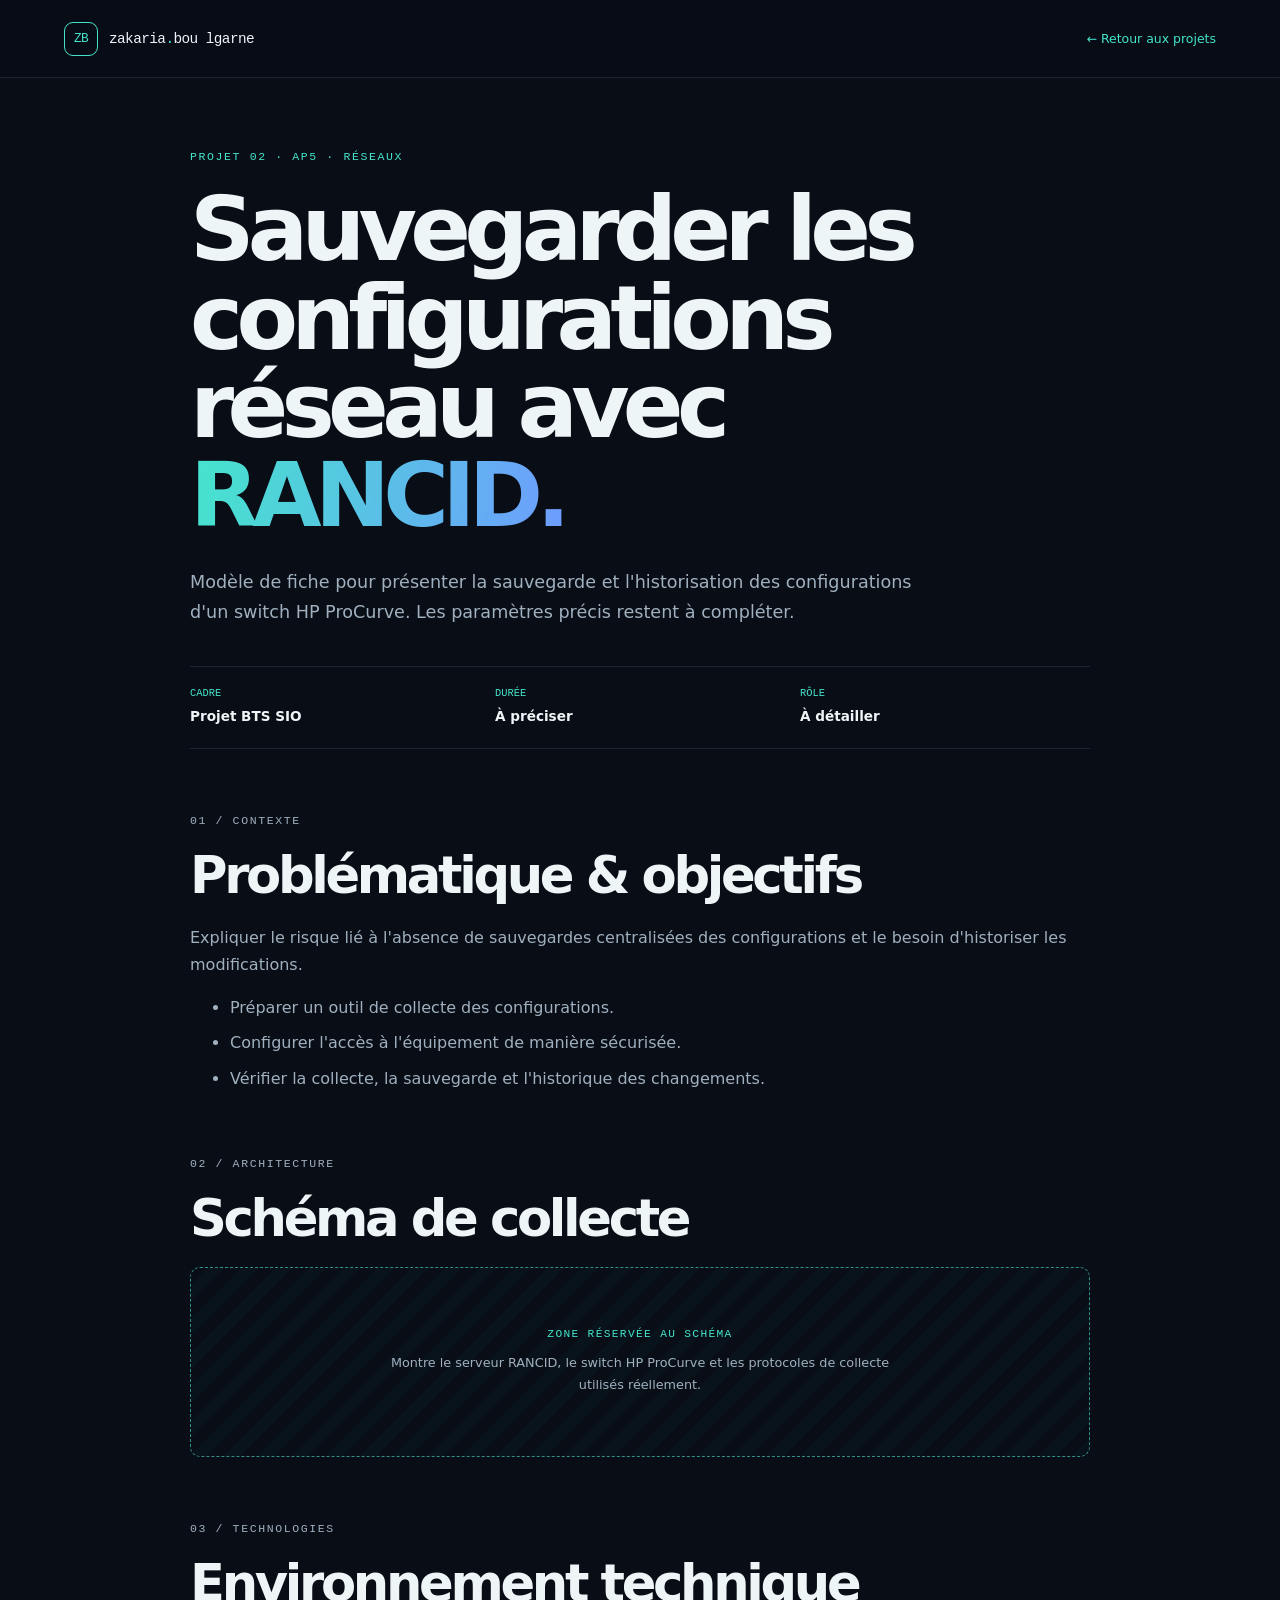
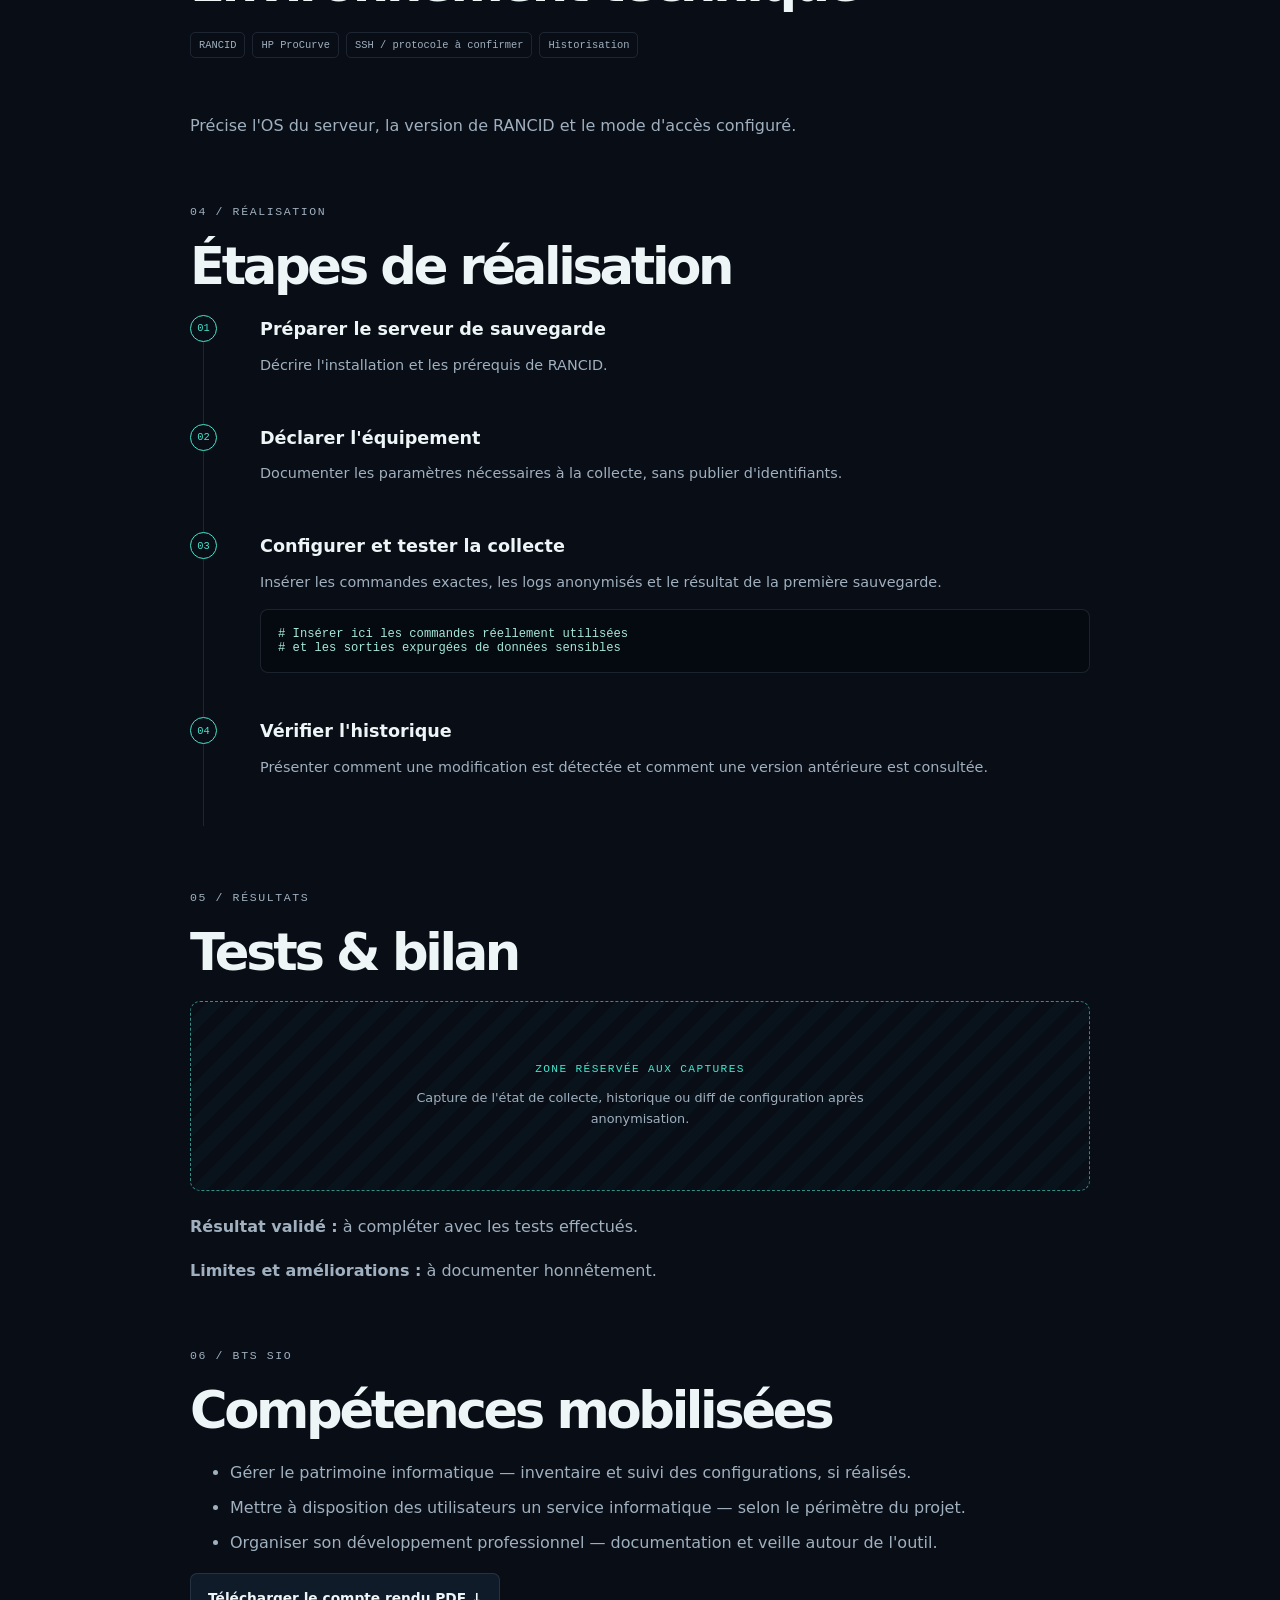
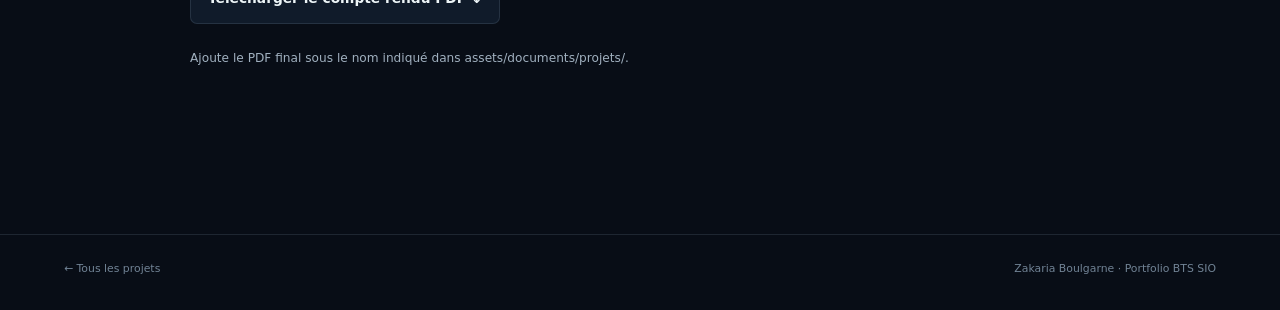
<file: portfolio-refonte/projets/ap5-rancid.html>
<!doctype html><html lang="fr" data-theme="dark"><head><meta charset="utf-8"><meta name="viewport" content="width=device-width,initial-scale=1"><meta name="description" content="Fiche projet AP5 : sauvegarde des configurations d'un switch HP ProCurve avec RANCID."><title>AP5 — RANCID | Zakaria Boulgarne</title><link rel="stylesheet" href="../css/styles.css"><link rel="stylesheet" href="../css/project.css"><link rel="icon" href="../assets/favicon.svg"></head><body><header class="site-header"><a class="brand" href="../index.html"><span class="brand-icon">ZB</span><span>zakaria<span class="accent">.</span>bou lgarne</span></a><a class="text-link" href="../index.html#projets">← Retour aux projets</a></header><main class="project-detail section-shell"><p class="eyebrow">PROJET 02 · AP5 · RÉSEAUX</p><h1>Sauvegarder les configurations réseau avec <span class="gradient-text">RANCID.</span></h1><p class="detail-lede">Modèle de fiche pour présenter la sauvegarde et l'historisation des configurations d'un switch HP ProCurve. Les paramètres précis restent à compléter.</p><div class="detail-facts"><div><span>CADRE</span><b>Projet BTS SIO</b></div><div><span>DURÉE</span><b>À préciser</b></div><div><span>RÔLE</span><b>À détailler</b></div></div><section class="detail-block"><p class="eyebrow">01 / CONTEXTE</p><h2>Problématique & objectifs</h2><p>Expliquer le risque lié à l'absence de sauvegardes centralisées des configurations et le besoin d'historiser les modifications.</p><ul><li>Préparer un outil de collecte des configurations.</li><li>Configurer l'accès à l'équipement de manière sécurisée.</li><li>Vérifier la collecte, la sauvegarde et l'historique des changements.</li></ul></section><section class="detail-block"><p class="eyebrow">02 / ARCHITECTURE</p><h2>Schéma de collecte</h2><div class="placeholder"><span>ZONE RÉSERVÉE AU SCHÉMA</span><p>Montre le serveur RANCID, le switch HP ProCurve et les protocoles de collecte utilisés réellement.</p></div></section><section class="detail-block"><p class="eyebrow">03 / TECHNOLOGIES</p><h2>Environnement technique</h2><div class="skill-tags"><span>RANCID</span><span>HP ProCurve</span><span>SSH / protocole à confirmer</span><span>Historisation</span></div><p>Précise l'OS du serveur, la version de RANCID et le mode d'accès configuré.</p></section><section class="detail-block"><p class="eyebrow">04 / RÉALISATION</p><h2>Étapes de réalisation</h2><div class="steps"><article><span>01</span><div><h3>Préparer le serveur de sauvegarde</h3><p>Décrire l'installation et les prérequis de RANCID.</p></div></article><article><span>02</span><div><h3>Déclarer l'équipement</h3><p>Documenter les paramètres nécessaires à la collecte, sans publier d'identifiants.</p></div></article><article><span>03</span><div><h3>Configurer et tester la collecte</h3><p>Insérer les commandes exactes, les logs anonymisés et le résultat de la première sauvegarde.</p><pre><code># Insérer ici les commandes réellement utilisées
# et les sorties expurgées de données sensibles</code></pre></div></article><article><span>04</span><div><h3>Vérifier l'historique</h3><p>Présenter comment une modification est détectée et comment une version antérieure est consultée.</p></div></article></div></section><section class="detail-block"><p class="eyebrow">05 / RÉSULTATS</p><h2>Tests & bilan</h2><div class="placeholder"><span>ZONE RÉSERVÉE AUX CAPTURES</span><p>Capture de l'état de collecte, historique ou diff de configuration après anonymisation.</p></div><p><b>Résultat validé :</b> à compléter avec les tests effectués.</p><p><b>Limites et améliorations :</b> à documenter honnêtement.</p></section><section class="detail-block"><p class="eyebrow">06 / BTS SIO</p><h2>Compétences mobilisées</h2><ul><li>Gérer le patrimoine informatique — inventaire et suivi des configurations, si réalisés.</li><li>Mettre à disposition des utilisateurs un service informatique — selon le périmètre du projet.</li><li>Organiser son développement professionnel — documentation et veille autour de l'outil.</li></ul><a class="button button-ghost" href="../assets/documents/projets/ap5-rancid-compte-rendu.pdf" download>Télécharger le compte rendu PDF ↓</a><p class="small-note">Ajoute le PDF final sous le nom indiqué dans assets/documents/projets/.</p></section></main><footer class="site-footer"><a href="../index.html#projets">← Tous les projets</a><span>Zakaria Boulgarne · Portfolio BTS SIO</span></footer></body></html>
</file>
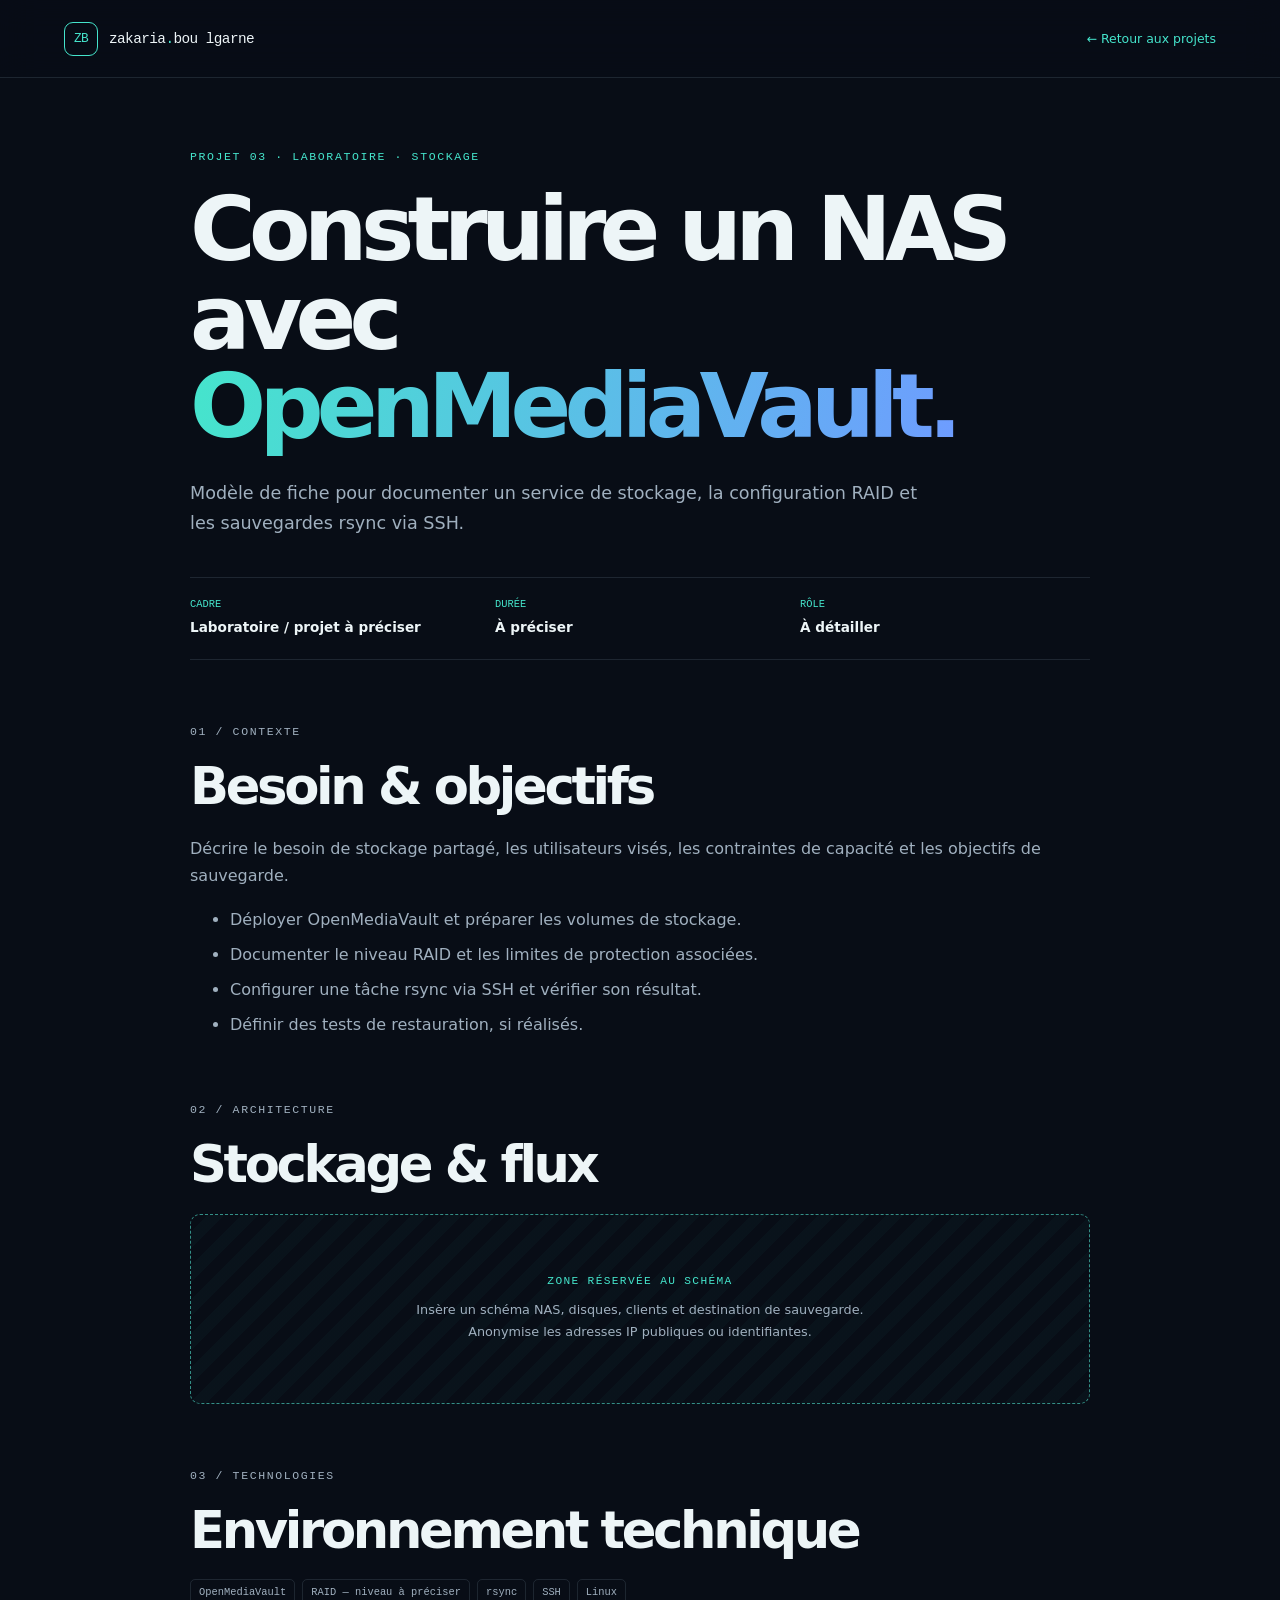
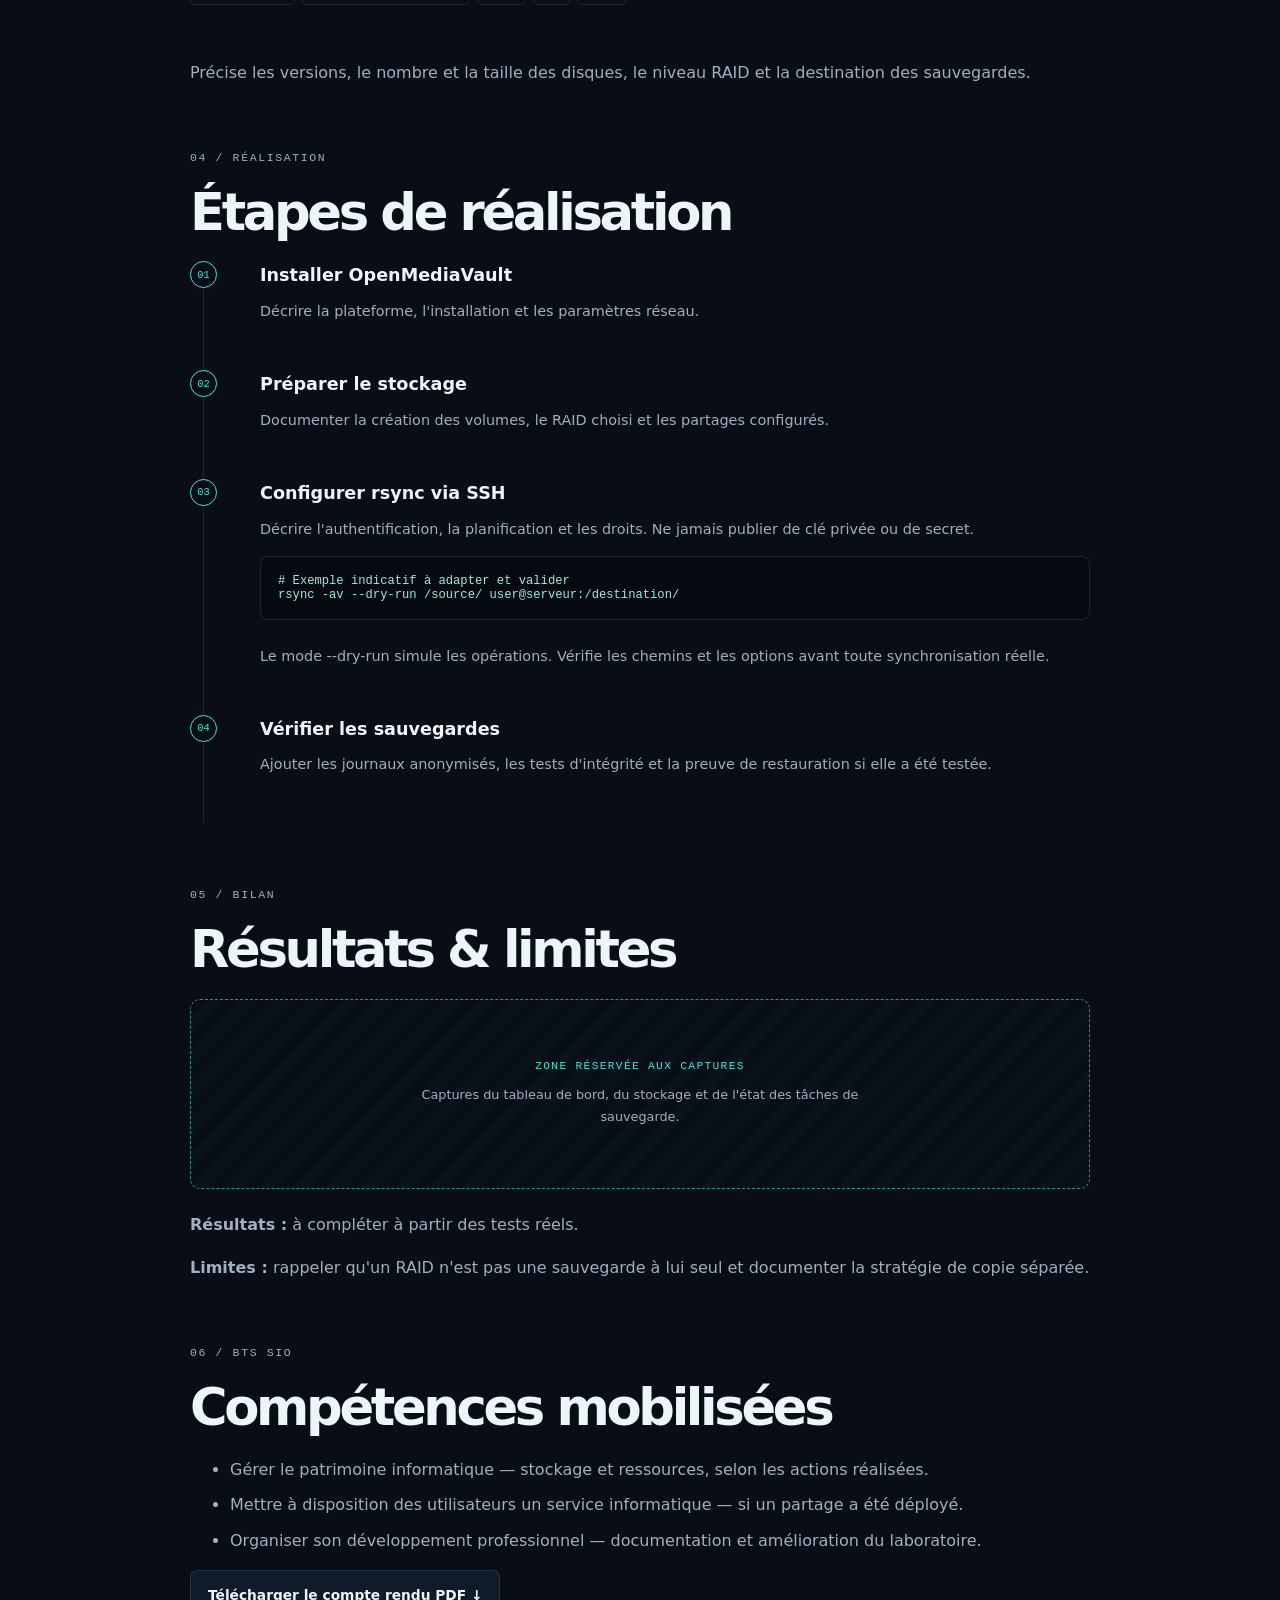
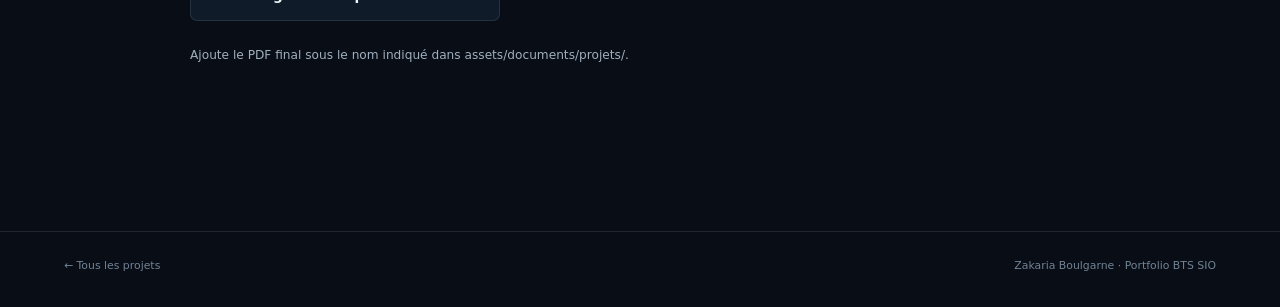
<file: portfolio-refonte/projets/openmediavault-nas.html>
<!doctype html><html lang="fr" data-theme="dark"><head><meta charset="utf-8"><meta name="viewport" content="width=device-width,initial-scale=1"><meta name="description" content="Fiche projet OpenMediaVault : NAS, RAID et sauvegardes rsync/SSH."><title>OpenMediaVault — NAS | Zakaria Boulgarne</title><link rel="stylesheet" href="../css/styles.css"><link rel="stylesheet" href="../css/project.css"><link rel="icon" href="../assets/favicon.svg"></head><body><header class="site-header"><a class="brand" href="../index.html"><span class="brand-icon">ZB</span><span>zakaria<span class="accent">.</span>bou lgarne</span></a><a class="text-link" href="../index.html#projets">← Retour aux projets</a></header><main class="project-detail section-shell"><p class="eyebrow">PROJET 03 · LABORATOIRE · STOCKAGE</p><h1>Construire un NAS avec <span class="gradient-text">OpenMediaVault.</span></h1><p class="detail-lede">Modèle de fiche pour documenter un service de stockage, la configuration RAID et les sauvegardes rsync via SSH.</p><div class="detail-facts"><div><span>CADRE</span><b>Laboratoire / projet à préciser</b></div><div><span>DURÉE</span><b>À préciser</b></div><div><span>RÔLE</span><b>À détailler</b></div></div><section class="detail-block"><p class="eyebrow">01 / CONTEXTE</p><h2>Besoin & objectifs</h2><p>Décrire le besoin de stockage partagé, les utilisateurs visés, les contraintes de capacité et les objectifs de sauvegarde.</p><ul><li>Déployer OpenMediaVault et préparer les volumes de stockage.</li><li>Documenter le niveau RAID et les limites de protection associées.</li><li>Configurer une tâche rsync via SSH et vérifier son résultat.</li><li>Définir des tests de restauration, si réalisés.</li></ul></section><section class="detail-block"><p class="eyebrow">02 / ARCHITECTURE</p><h2>Stockage & flux</h2><div class="placeholder"><span>ZONE RÉSERVÉE AU SCHÉMA</span><p>Insère un schéma NAS, disques, clients et destination de sauvegarde. Anonymise les adresses IP publiques ou identifiantes.</p></div></section><section class="detail-block"><p class="eyebrow">03 / TECHNOLOGIES</p><h2>Environnement technique</h2><div class="skill-tags"><span>OpenMediaVault</span><span>RAID — niveau à préciser</span><span>rsync</span><span>SSH</span><span>Linux</span></div><p>Précise les versions, le nombre et la taille des disques, le niveau RAID et la destination des sauvegardes.</p></section><section class="detail-block"><p class="eyebrow">04 / RÉALISATION</p><h2>Étapes de réalisation</h2><div class="steps"><article><span>01</span><div><h3>Installer OpenMediaVault</h3><p>Décrire la plateforme, l'installation et les paramètres réseau.</p></div></article><article><span>02</span><div><h3>Préparer le stockage</h3><p>Documenter la création des volumes, le RAID choisi et les partages configurés.</p></div></article><article><span>03</span><div><h3>Configurer rsync via SSH</h3><p>Décrire l'authentification, la planification et les droits. Ne jamais publier de clé privée ou de secret.</p><pre><code># Exemple indicatif à adapter et valider
rsync -av --dry-run /source/ user@serveur:/destination/</code></pre><p class="small-note">Le mode --dry-run simule les opérations. Vérifie les chemins et les options avant toute synchronisation réelle.</p></div></article><article><span>04</span><div><h3>Vérifier les sauvegardes</h3><p>Ajouter les journaux anonymisés, les tests d'intégrité et la preuve de restauration si elle a été testée.</p></div></article></div></section><section class="detail-block"><p class="eyebrow">05 / BILAN</p><h2>Résultats & limites</h2><div class="placeholder"><span>ZONE RÉSERVÉE AUX CAPTURES</span><p>Captures du tableau de bord, du stockage et de l'état des tâches de sauvegarde.</p></div><p><b>Résultats :</b> à compléter à partir des tests réels.</p><p><b>Limites :</b> rappeler qu'un RAID n'est pas une sauvegarde à lui seul et documenter la stratégie de copie séparée.</p></section><section class="detail-block"><p class="eyebrow">06 / BTS SIO</p><h2>Compétences mobilisées</h2><ul><li>Gérer le patrimoine informatique — stockage et ressources, selon les actions réalisées.</li><li>Mettre à disposition des utilisateurs un service informatique — si un partage a été déployé.</li><li>Organiser son développement professionnel — documentation et amélioration du laboratoire.</li></ul><a class="button button-ghost" href="../assets/documents/projets/openmediavault-compte-rendu.pdf" download>Télécharger le compte rendu PDF ↓</a><p class="small-note">Ajoute le PDF final sous le nom indiqué dans assets/documents/projets/.</p></section></main><footer class="site-footer"><a href="../index.html#projets">← Tous les projets</a><span>Zakaria Boulgarne · Portfolio BTS SIO</span></footer></body></html>
</file>
<file: portfolio-refonte/css/styles.css>
:root{color-scheme:dark;--bg:#080d16;--bg2:#0c1421;--panel:#101b2a;--panel2:#132235;--text:#edf5f7;--muted:#a0b0bf;--dim:#718395;--line:rgba(161,190,208,.14);--accent:#45e5cc;--blue:#6e9cff;--shadow:0 24px 70px rgba(0,0,0,.28);--font:'Inter',system-ui,sans-serif;--mono:'DM Mono',monospace}html[data-theme=light]{color-scheme:light;--bg:#f5f8fa;--bg2:#edf2f5;--panel:#fff;--panel2:#f2f7f8;--text:#172533;--muted:#4e6070;--dim:#697b8b;--line:rgba(35,64,83,.16);--accent:#008e7d;--blue:#365fca;--shadow:0 24px 70px rgba(32,60,75,.12)}*{box-sizing:border-box}html{scroll-behavior:smooth;scroll-padding-top:90px}body{margin:0;background:var(--bg);color:var(--text);font:16px/1.7 var(--font);-webkit-font-smoothing:antialiased}a{color:inherit;text-decoration:none}button,input,textarea,select{font:inherit}button,a,input,textarea,select{outline-offset:4px}a:focus-visible,button:focus-visible,input:focus-visible,textarea:focus-visible,select:focus-visible{outline:2px solid var(--accent)}::selection{background:var(--accent);color:#051310}.skip-link{position:fixed;z-index:200;top:-60px;left:1rem;background:var(--accent);color:#06110f;padding:.7rem 1rem}.skip-link:focus{top:1rem}.site-header{position:fixed;z-index:50;inset:0 0 auto;height:78px;display:flex;align-items:center;justify-content:space-between;padding:0 max(5vw,24px);background:color-mix(in srgb,var(--bg) 82%,transparent);backdrop-filter:blur(18px);border-bottom:1px solid var(--line)}.brand{display:inline-flex;gap:11px;align-items:center;font:500 .9rem var(--mono);letter-spacing:-.04em}.brand-icon{width:34px;height:34px;border:1px solid var(--accent);color:var(--accent);display:grid;place-items:center;border-radius:9px;font-size:.8rem}.accent{color:var(--accent)}nav{display:flex;align-items:center;gap:clamp(12px,2.2vw,32px)}nav>a{font-size:.82rem;color:var(--muted);transition:color .2s}nav>a:hover,nav>a.active{color:var(--accent)}.theme-toggle,.menu-toggle{border:1px solid var(--line);background:var(--panel);color:var(--text);border-radius:9px;padding:8px 11px;cursor:pointer}.menu-toggle{display:none}.section-shell{width:min(1160px,90%);margin-inline:auto}.hero{position:relative;min-height:790px;min-height:min(850px,100svh);padding-top:150px;padding-bottom:100px;display:grid;grid-template-columns:1fr .92fr;gap:5vw;align-items:center;isolation:isolate}.hero canvas{position:absolute;inset:0;width:100%;height:100%;z-index:-1;opacity:.72;pointer-events:none;mask-image:linear-gradient(to right,black,transparent 95%)}.hero-copy{padding-bottom:26px}.eyebrow{font:500 .72rem var(--mono);letter-spacing:.14em;color:var(--accent);margin:0 0 22px}.status-dot,.live i{display:inline-block;width:7px;height:7px;background:var(--accent);border-radius:50%;margin-right:8px;box-shadow:0 0 14px var(--accent)}h1,h2,h3,h4,p{margin-top:0}h1{font-size:clamp(3.5rem,7.4vw,6.8rem);line-height:.99;letter-spacing:-.075em;margin:0 0 28px;font-weight:800}h2{font-size:clamp(2.5rem,5vw,4.6rem);line-height:1.04;letter-spacing:-.065em;font-weight:750;margin:0 0 22px}.gradient-text{background:linear-gradient(100deg,var(--accent),var(--blue));-webkit-background-clip:text;background-clip:text;color:transparent}.hero-lede{max-width:560px;color:var(--muted);font-size:1.04rem}.hero-lede strong{color:var(--text)}.hero-actions{display:flex;flex-wrap:wrap;gap:12px;margin:30px 0}.button{display:inline-flex;align-items:center;justify-content:center;gap:24px;padding:13px 17px;border:1px solid transparent;border-radius:7px;font-weight:650;font-size:.86rem;transition:transform .2s,border-color .2s,background .2s;cursor:pointer}.button:hover{transform:translateY(-3px)}.button span{font-size:1.1rem}.button-primary{background:var(--accent);color:#041511}.button-primary:hover{background:color-mix(in srgb,var(--accent) 82%,white)}.button-ghost{border-color:var(--line);background:var(--panel);color:var(--text)}.button-ghost:hover{border-color:var(--accent)}.hero-meta{display:flex;flex-wrap:wrap;gap:20px;color:var(--dim);font: .72rem var(--mono)}.hero-meta i{display:inline-block;width:5px;height:5px;border-radius:50%;background:var(--blue);margin-right:7px}.hero-visual{background:linear-gradient(140deg,color-mix(in srgb,var(--panel) 92%,transparent),color-mix(in srgb,var(--bg2) 94%,transparent));border:1px solid var(--line);border-radius:16px;box-shadow:var(--shadow);overflow:hidden;transform:perspective(1000px) rotateY(-3deg)}.visual-top,.visual-bottom{padding:16px 20px;display:flex;justify-content:space-between;gap:12px;align-items:center;font: .63rem var(--mono);letter-spacing:.08em;color:var(--dim)}.visual-top{border-bottom:1px solid var(--line)}.live{color:var(--muted);font-size:.57rem}.live i{width:6px;height:6px}.topology svg{display:block;width:100%;height:auto;padding:10px}.topo-node rect{fill:var(--panel2);stroke:var(--accent);stroke-opacity:.75;stroke-width:1.1}.topo-node text{fill:var(--text);font:500 11px var(--mono);letter-spacing:.04em}.topo-node .tiny{fill:var(--dim);font-size:8px}.topo-node.secondary rect{stroke:var(--blue);stroke-opacity:.65}.pulse{fill:none;stroke:var(--accent);stroke-opacity:.28;stroke-width:1.4;transform-origin:260px 80px;animation:pulse 3.3s ease-out infinite}.visual-bottom{border-top:1px solid var(--line)}.visual-bottom b{color:var(--accent)}.mono{font-family:var(--mono)}.scroll-cue{position:absolute;bottom:26px;left:0;font: .65rem var(--mono);letter-spacing:.1em;color:var(--dim)}.scroll-cue span{margin-left:14px;color:var(--accent)}.intro-strip{padding:25px 5%;background:var(--panel);border-block:1px solid var(--line);display:flex;align-items:center;justify-content:space-between;gap:30px}.intro-strip>div{display:flex;align-items:center;gap:28px}.strip-index{font: .66rem var(--mono);color:var(--accent);white-space:nowrap}.intro-strip p{margin:0}.intro-strip strong{color:var(--text)}.strip-note{font-size:.8rem;color:var(--dim);max-width:340px}.content-section{padding-top:120px;padding-bottom:120px}.alt-section{background:var(--bg2);border-block:1px solid var(--line);padding-top:110px;padding-bottom:110px}.section-heading{margin-bottom:48px}.section-heading h2{margin-bottom:16px}.muted-heading{color:var(--dim)}.section-description{color:var(--muted);max-width:650px}.about-grid{display:grid;grid-template-columns:1.25fr .75fr;gap:9%;align-items:start}.about-text p{color:var(--muted)}.about-text .lead{font-size:1.2rem;line-height:1.65;color:var(--text)}.values-row{display:flex;gap:28px;margin-top:35px;border-top:1px solid var(--line);padding-top:22px}.values-row span{font: .7rem var(--mono);color:var(--accent)}.values-row b{display:block;color:var(--text);font:600 .82rem var(--font);margin-top:5px}.about-card{padding:30px;background:var(--panel);border:1px solid var(--line);border-radius:12px}.card-orbit{width:54px;height:54px;border:1px solid var(--accent);color:var(--accent);display:grid;place-items:center;border-radius:50%;font-size:1.5rem;margin-bottom:28px}.about-card h3{font-size:1.35rem;letter-spacing:-.04em}.about-card>p:not(.eyebrow){color:var(--muted);font-size:.9rem}.mini-tags,.skill-tags,.tech-mini{display:flex;flex-wrap:wrap;gap:7px}.mini-tags span,.skill-tags span,.tech-mini span{font: .65rem var(--mono);padding:6px 8px;border:1px solid var(--line);border-radius:5px;color:var(--muted)}.journey{margin-top:90px;border-top:1px solid var(--line);padding-top:28px}.journey-label{font: .7rem var(--mono);color:var(--accent);margin-bottom:18px}.journey-item{display:grid;grid-template-columns:150px 1fr auto;gap:24px;padding:24px 0;border-bottom:1px solid var(--line);align-items:start}.journey-date{font: .75rem var(--mono);color:var(--accent)}.journey-item h3{font-size:1.03rem;margin:0 0 5px}.journey-item p{font-size:.86rem;color:var(--muted);margin:0}.journey-tag{font: .63rem var(--mono);color:var(--accent);border:1px solid color-mix(in srgb,var(--accent) 45%,transparent);border-radius:5px;padding:5px 8px}.skills-grid{display:grid;grid-template-columns:repeat(3,1fr);gap:15px}.skill-panel{background:var(--panel);border:1px solid var(--line);padding:25px;border-radius:10px;transition:transform .25s,border-color .25s}.skill-panel:hover{transform:translateY(-4px);border-color:color-mix(in srgb,var(--accent) 55%,var(--line))}.skill-icon{font:1.7rem var(--mono);color:var(--accent);margin-bottom:22px}.skill-panel h3{font-size:1.1rem;margin-bottom:8px}.skill-panel>p{font-size:.84rem;color:var(--muted);min-height:66px}.skill-tags{min-height:80px;align-content:start}.skill-meter{margin-top:20px;font: .62rem var(--mono);color:var(--dim)}.skill-meter i{height:3px;background:var(--line);display:block;margin-top:10px;position:relative;overflow:hidden}.skill-meter i:after{content:"";position:absolute;inset:0 auto 0 0;width:var(--level);background:var(--accent);transform:scaleX(0);transform-origin:left;transition:transform 1.2s ease}.revealed .skill-meter i:after{transform:scaleX(1)}.small-note{font-size:.76rem;color:var(--dim);margin-top:24px}.filter-row{display:flex;gap:9px;flex-wrap:wrap;margin-bottom:28px}.filter-chip{border:1px solid var(--line);background:transparent;color:var(--muted);padding:8px 13px;border-radius:30px;font-size:.75rem;cursor:pointer}.filter-chip.active,.filter-chip:hover{border-color:var(--accent);background:color-mix(in srgb,var(--accent) 10%,transparent);color:var(--accent)}.projects-grid{display:grid;grid-template-columns:repeat(3,1fr);gap:18px}.project-card{border:1px solid var(--line);background:var(--panel);border-radius:12px;overflow:hidden;transition:transform .25s,border-color .25s}.project-card:hover{transform:translateY(-5px);border-color:color-mix(in srgb,var(--accent) 55%,var(--line))}.project-card[hidden]{display:none}.project-image{height:220px;display:flex;flex-direction:column;justify-content:space-between;padding:18px;background:radial-gradient(ellipse at 50% 50%,#143a45,#0b1725 70%);position:relative;overflow:hidden}.project-image:before{content:"";position:absolute;inset:0;background-image:linear-gradient(rgba(80,220,205,.06) 1px,transparent 1px),linear-gradient(90deg,rgba(80,220,205,.06) 1px,transparent 1px);background-size:22px 22px;mask-image:linear-gradient(to bottom,black,transparent)}.project-number,.image-caption{font: .61rem var(--mono);letter-spacing:.1em;color:#a4d8d2;position:relative}.image-caption{align-self:flex-start}.project-image-server{background:radial-gradient(ellipse at 50% 45%,#173a4d,#0a1725 72%)}.server-stack{position:absolute;top:50%;left:50%;transform:translate(-50%,-50%);display:grid;gap:7px}.server-stack i{width:125px;height:28px;border:1px solid #56dcca;border-radius:4px;background:linear-gradient(90deg,#173743,#0c1a29);box-shadow:0 0 20px #36cbb522;position:relative}.server-stack i:after{content:"•••";position:absolute;right:10px;top:0;color:var(--accent);letter-spacing:3px}.project-image-network{background:radial-gradient(ellipse at center,#242d59,#0b1527 75%)}.network-graphic{display:flex;align-items:center;justify-content:center;gap:12px;position:absolute;inset:0;font: .63rem var(--mono);color:#b9c9ff}.network-graphic i{height:1px;width:45px;background:var(--blue);position:relative}.network-graphic i:after{content:"";position:absolute;width:6px;height:6px;border-radius:50%;background:var(--blue);top:-2px;right:0}.project-image-nas{background:radial-gradient(ellipse at 50% 45%,#17483e,#0a1725 75%)}.nas-graphic{position:absolute;inset:0;display:flex;align-items:center;justify-content:center;gap:9px;font: .6rem var(--mono);color:#b1e8d9}.nas-graphic div{width:90px;height:70px;border:1px solid var(--accent);border-radius:7px;display:grid;place-items:center;font-size:1rem}.nas-graphic div span{font-size:.65rem}.nas-graphic i{font-style:normal;border:1px solid #45e5cc66;padding:8px;border-radius:5px}.project-body{padding:22px}.project-meta{display:flex;justify-content:space-between;gap:12px;color:var(--accent);font: .62rem var(--mono);letter-spacing:.06em}.project-meta span+span{color:var(--dim)}.project-body h3{font-size:1.15rem;line-height:1.35;letter-spacing:-.035em;margin:16px 0 10px}.project-body>p{font-size:.84rem;color:var(--muted);min-height:72px}.project-footer{border-top:1px solid var(--line);padding-top:17px;display:flex;flex-direction:column;gap:16px}.tech-mini span{font-size:.6rem;padding:4px 6px}.text-link{font-size:.78rem;color:var(--accent);display:inline-flex;gap:8px;align-items:center}.text-link:hover{color:var(--text)}.watch-grid{display:grid;grid-template-columns:.9fr 1.1fr;gap:8%}.watch-intro{padding:28px;background:var(--panel);border:1px solid var(--line);border-radius:12px}.watch-symbol{display:grid;place-items:center;width:55px;height:55px;background:color-mix(in srgb,var(--accent) 10%,transparent);border:1px solid color-mix(in srgb,var(--accent) 40%,transparent);border-radius:10px;color:var(--accent);font-size:1.8rem;margin-bottom:25px}.watch-intro h3{font-size:1.65rem;line-height:1.25;letter-spacing:-.05em}.watch-intro>p{font-size:.87rem;color:var(--muted)}.watch-method{display:grid;grid-template-columns:1fr 1fr;gap:8px;margin:26px 0}.watch-method span{padding:10px;background:var(--bg2);border:1px solid var(--line);border-radius:5px;font: .65rem var(--mono);color:var(--accent)}.watch-list-head{display:flex;justify-content:space-between;gap:15px;font:.67rem var(--mono);color:var(--accent);border-bottom:1px solid var(--line);padding:8px 0 15px}.watch-list-head span+span{color:var(--dim)}.watch-tools{display:flex;gap:8px;margin:15px 0}.watch-tools input,.watch-tools select{min-width:0;width:100%;padding:10px;border:1px solid var(--line);border-radius:6px;background:var(--panel);color:var(--text);font-size:.78rem}.watch-entries{margin-bottom:20px}.empty-state{color:var(--dim);font-size:.84rem;padding:22px 0}.watch-entry{padding:18px 0;border-bottom:1px solid var(--line)}.watch-entry time,.watch-entry .tags{font:.65rem var(--mono);color:var(--accent)}.watch-entry h3{font-size:1rem;margin:8px 0}.watch-entry p{font-size:.82rem;color:var(--muted);margin-bottom:8px}.watch-entry a{color:var(--accent);font-size:.78rem}.cv-layout{display:grid;grid-template-columns:1.2fr .8fr;gap:6%;align-items:center}.cv-paper{background:#f5f7f8;color:#1c2a35;padding:35px;box-shadow:var(--shadow);border-radius:4px;position:relative;overflow:hidden}.cv-paper:before{content:"";position:absolute;top:0;left:0;width:5px;height:100%;background:#008e7d}.cv-paper .eyebrow{color:#008e7d;font-size:.6rem;margin-bottom:8px}.cv-paper-head{display:flex;justify-content:space-between;align-items:center;border-bottom:1px solid #d4dfe3;padding-bottom:18px}.cv-paper h3{font-size:2rem;line-height:1.03;letter-spacing:-.06em;color:#142533;margin-bottom:7px}.cv-role{font-size:.75rem;color:#516473}.cv-monogram{width:60px;height:60px;display:grid;place-items:center;border:1px solid #008e7d;color:#008e7d;font:1rem var(--mono);border-radius:50%}.cv-paper-grid{display:grid;grid-template-columns:1fr 1fr;gap:22px;padding-top:20px}.cv-paper-grid h4{font:.62rem var(--mono);color:#008e7d;letter-spacing:.08em;margin:15px 0 6px}.cv-paper-grid p{font-size:.68rem;line-height:1.7;color:#425361;margin-bottom:12px}.cv-paper-foot{border-top:1px solid #d4dfe3;padding-top:12px;display:flex;justify-content:space-between;font:.56rem var(--mono);color:#7a8994}.cv-aside{padding:20px 0}.cv-aside h3{font-size:2rem;line-height:1.15;letter-spacing:-.055em}.cv-aside>p:not(.eyebrow){color:var(--muted);font-size:.9rem}.cv-aside .button{margin:10px 0}.cv-checklist{display:grid;gap:10px;margin-top:26px;border-top:1px solid var(--line);padding-top:22px;font-size:.77rem;color:var(--muted)}.cv-checklist span:first-child,.cv-checklist span:nth-child(2){color:var(--accent)}.contact-section{padding:110px 0;background:radial-gradient(ellipse at 10% 30%,color-mix(in srgb,var(--accent) 9%,var(--bg)),var(--bg) 55%);border-top:1px solid var(--line)}.contact-grid{display:grid;grid-template-columns:1fr .8fr;gap:10%;align-items:start}.contact-grid h2{font-size:clamp(3rem,6vw,5.2rem)}.contact-grid>div>p:not(.eyebrow){max-width:430px;color:var(--muted)}.contact-email{display:inline-flex;gap:18px;align-items:center;margin:20px 0;font-size:1.05rem;color:var(--accent)}.social-links{display:flex;gap:20px;flex-wrap:wrap;margin-top:12px}.social-links a{font-size:.77rem;color:var(--muted)}.social-links a:hover{color:var(--accent)}.contact-form{padding:27px;background:var(--panel);border:1px solid var(--line);border-radius:12px;display:grid;gap:9px}.contact-form label{font-size:.75rem;color:var(--muted)}.contact-form input,.contact-form textarea{width:100%;border:1px solid var(--line);background:var(--bg2);color:var(--text);padding:12px;border-radius:6px;margin-bottom:8px;resize:vertical}.contact-form input::placeholder,.contact-form textarea::placeholder{color:var(--dim)}.contact-form .button{justify-self:start}.form-note{font-size:.68rem;color:var(--dim);margin:4px 0 0}.honeypot{position:absolute;left:-9999px}.site-footer{padding:25px 5%;display:flex;align-items:center;justify-content:space-between;gap:20px;border-top:1px solid var(--line);color:var(--dim);font-size:.68rem}.site-footer p{margin:0}.site-footer>div{display:flex;gap:17px}.site-footer a:hover{color:var(--accent)}.loader{position:fixed;inset:0;z-index:100;background:var(--bg);display:flex;flex-direction:column;align-items:center;justify-content:center;gap:17px;transition:opacity .45s,visibility .45s}.loader.done{opacity:0;visibility:hidden}.loader-mark{font-size:4rem;font-weight:800;letter-spacing:-.1em}.loader-caption{font:.62rem var(--mono);letter-spacing:.15em;color:var(--dim)}.loader-track{width:160px;height:2px;background:var(--line);overflow:hidden}.loader-track i{display:block;width:100%;height:100%;background:var(--accent);transform-origin:left;animation:load 1s ease forwards}.reveal{opacity:0;transform:translateY(22px);transition:opacity .7s ease,transform .7s ease}.revealed{opacity:1;transform:translateY(0)}@keyframes pulse{0%{transform:scale(.8);opacity:.8}100%{transform:scale(1.7);opacity:0}}@keyframes load{from{transform:scaleX(0)}to{transform:scaleX(1)}}@media(max-width:900px){.hero{grid-template-columns:1fr;padding-top:150px;min-height:auto}.hero-copy{max-width:680px}.hero-visual{max-width:620px;width:100%;justify-self:center;transform:none}.scroll-cue{bottom:25px}.skills-grid{grid-template-columns:repeat(2,1fr)}.projects-grid{grid-template-columns:repeat(2,1fr)}.project-card:last-child{grid-column:1/-1}.project-card:last-child .project-image{height:200px}.watch-grid{grid-template-columns:1fr;gap:35px}.cv-layout{grid-template-columns:1fr;gap:25px}.cv-aside{max-width:550px}.contact-grid{gap:5%}}@media(max-width:680px){.site-header{height:68px;padding:0 5%}.menu-toggle{display:inline-flex;gap:10px;align-items:center}.site-header nav{display:none;position:absolute;top:67px;left:0;right:0;padding:18px 5% 22px;background:var(--bg);border-bottom:1px solid var(--line);flex-direction:column;align-items:stretch;gap:0}.site-header nav.open{display:flex}.site-header nav>a{padding:12px 0;border-bottom:1px solid var(--line)}.theme-toggle{align-self:flex-start;margin-top:12px}.brand{font-size:.78rem}.hero{padding-top:125px;padding-bottom:95px;gap:32px}.hero h1{font-size:clamp(3.3rem,15vw,5rem)}.hero-lede{font-size:.94rem}.hero-actions{align-items:stretch;flex-direction:column}.hero-actions .button{justify-content:space-between}.hero-meta{gap:12px;flex-direction:column}.visual-top,.visual-bottom{font-size:.52rem;padding:12px}.live{font-size:.48rem}.intro-strip,.intro-strip>div{align-items:flex-start;flex-direction:column;gap:8px}.intro-strip{padding:22px 5%}.content-section,.alt-section,.contact-section{padding-top:80px;padding-bottom:80px}.section-heading{margin-bottom:32px}.about-grid{grid-template-columns:1fr;gap:28px}.values-row{gap:20px;justify-content:space-between}.journey{margin-top:60px}.journey-item{grid-template-columns:1fr auto;gap:8px}.journey-date{grid-column:1/-1}.journey-item>div{grid-column:1}.journey-tag{grid-column:2;grid-row:2}.skills-grid,.projects-grid{grid-template-columns:1fr}.project-card:last-child{grid-column:auto}.project-image{height:210px}.skill-panel>p{min-height:0}.skill-tags{min-height:0}.watch-intro{padding:22px}.watch-tools{flex-direction:column}.cv-paper{padding:25px 20px}.cv-paper-grid{gap:12px}.cv-paper-grid p{font-size:.62rem}.cv-monogram{width:48px;height:48px}.contact-grid{grid-template-columns:1fr;gap:35px}.contact-form{padding:20px}.site-footer{align-items:flex-start;flex-direction:column}.site-footer>div{flex-wrap:wrap}.scroll-cue{font-size:.57rem}}@media(prefers-reduced-motion:reduce){*,*:before,*:after{scroll-behavior:auto!important;animation-duration:.01ms!important;animation-iteration-count:1!important;transition-duration:.01ms!important}.reveal{opacity:1;transform:none}.skill-meter i:after{transform:scaleX(1)}}
</file>
<file: portfolio-refonte/css/project.css>
.project-detail{padding-top:150px;padding-bottom:100px;max-width:900px}.project-detail h1{font-size:clamp(3rem,7vw,5.8rem);max-width:850px}.detail-lede{font-size:1.1rem;color:var(--muted);max-width:740px;margin-bottom:38px}.detail-facts{display:grid;grid-template-columns:repeat(3,1fr);border-block:1px solid var(--line);padding:20px 0;margin-bottom:60px;gap:15px}.detail-facts div{display:grid;gap:6px}.detail-facts span{font:.65rem var(--mono);color:var(--accent)}.detail-facts b{font-size:.85rem}.detail-block{margin:65px 0}.detail-block h2{font-size:clamp(2rem,4vw,3.2rem)}.detail-block p,.detail-block li{color:var(--muted)}.detail-block li{margin-bottom:8px}.placeholder{min-height:190px;border:1px dashed color-mix(in srgb,var(--accent) 55%,var(--line));background:repeating-linear-gradient(135deg,transparent,transparent 12px,color-mix(in srgb,var(--accent) 3%,transparent) 12px,color-mix(in srgb,var(--accent) 3%,transparent) 24px);border-radius:10px;display:flex;flex-direction:column;justify-content:center;align-items:center;text-align:center;padding:30px;margin:22px 0}.placeholder span{font:.7rem var(--mono);letter-spacing:.12em;color:var(--accent)}.placeholder p{font-size:.8rem;max-width:500px;margin:12px 0 0}.steps{border-left:1px solid var(--line);margin-left:13px}.steps article{display:grid;grid-template-columns:36px 1fr;gap:20px;padding:0 0 32px 0;position:relative}.steps article>span{background:var(--bg);border:1px solid var(--accent);color:var(--accent);font:.65rem var(--mono);width:27px;height:27px;border-radius:50%;display:grid;place-items:center;margin-left:-14px}.steps h3{font-size:1.1rem;margin-bottom:8px}.steps p{font-size:.9rem}.steps pre{white-space:pre-wrap;overflow-wrap:anywhere;background:#050a10;color:#a5e8d8;padding:17px;border-radius:8px;border:1px solid var(--line);font:.76rem var(--mono)}@media(max-width:650px){.project-detail{padding-top:120px}.detail-facts{grid-template-columns:1fr}.detail-facts div{grid-template-columns:100px 1fr}.detail-block{margin:48px 0}}
</file>
